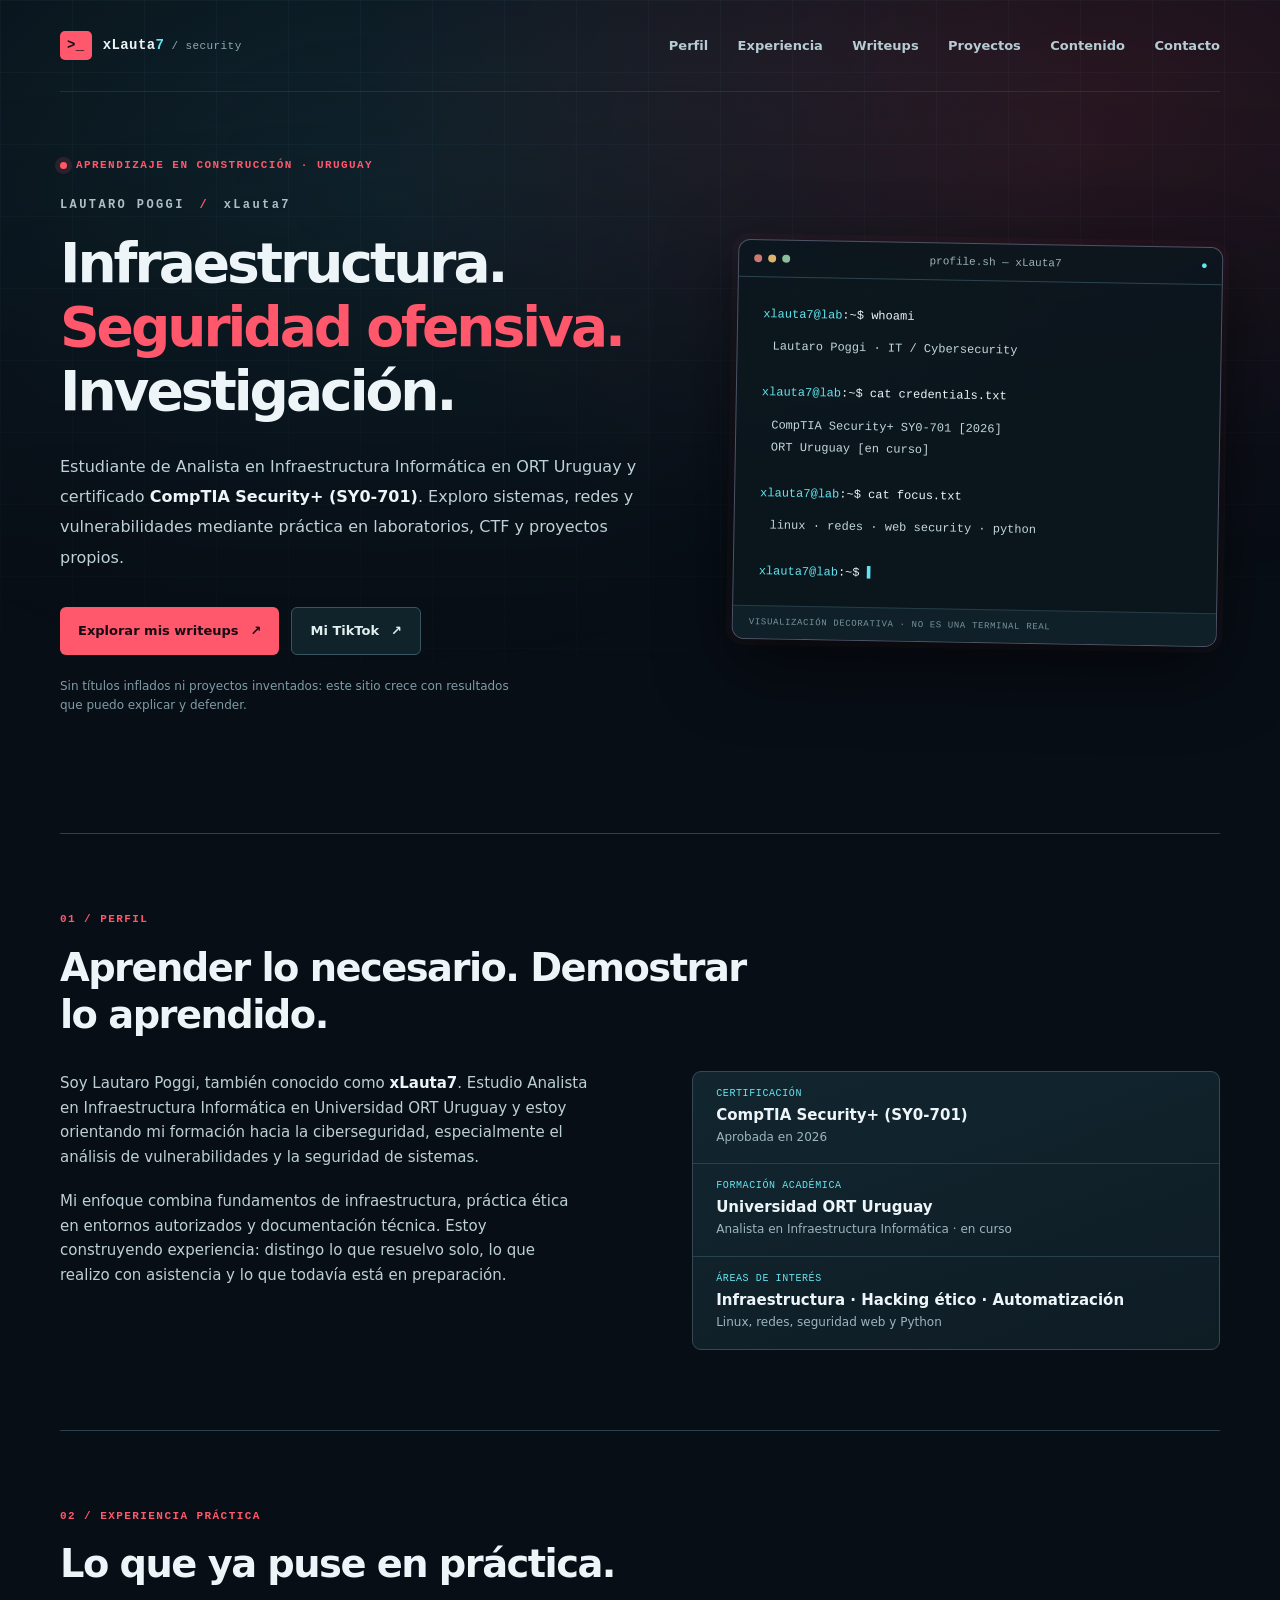
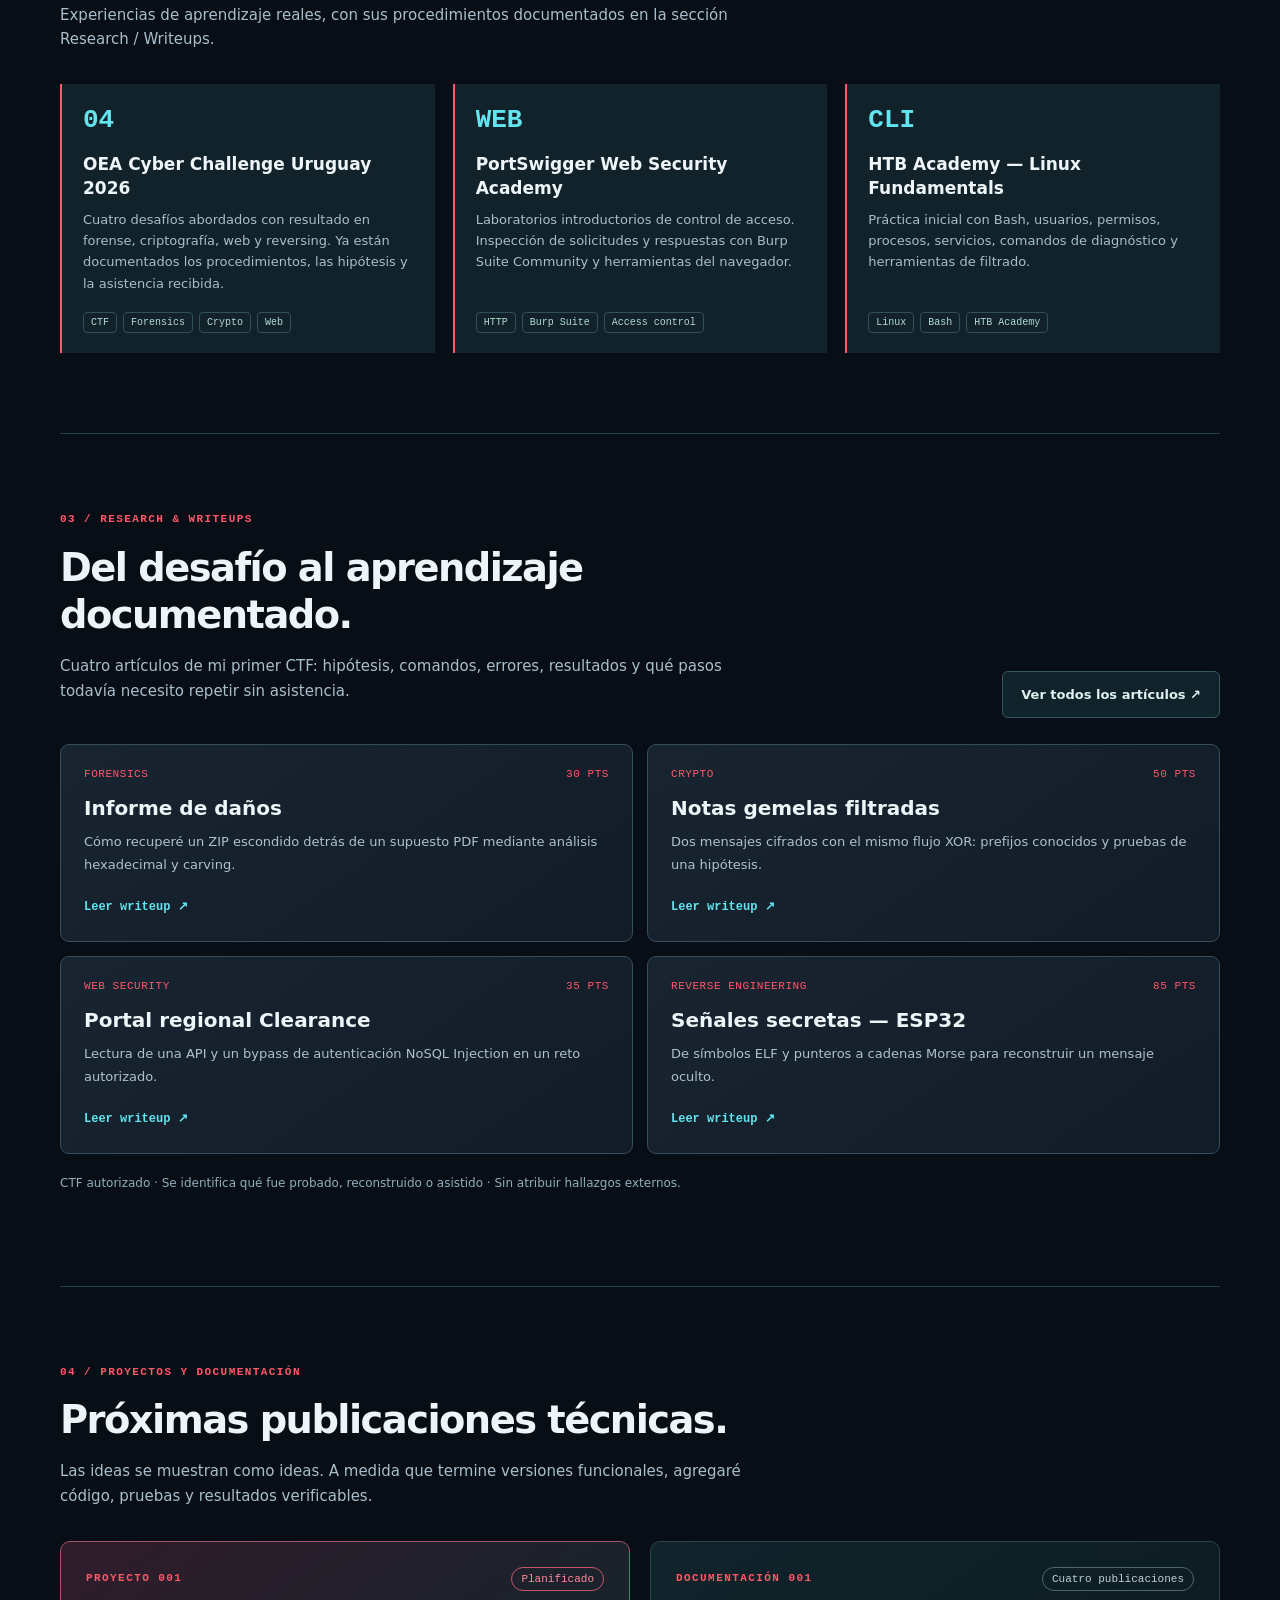
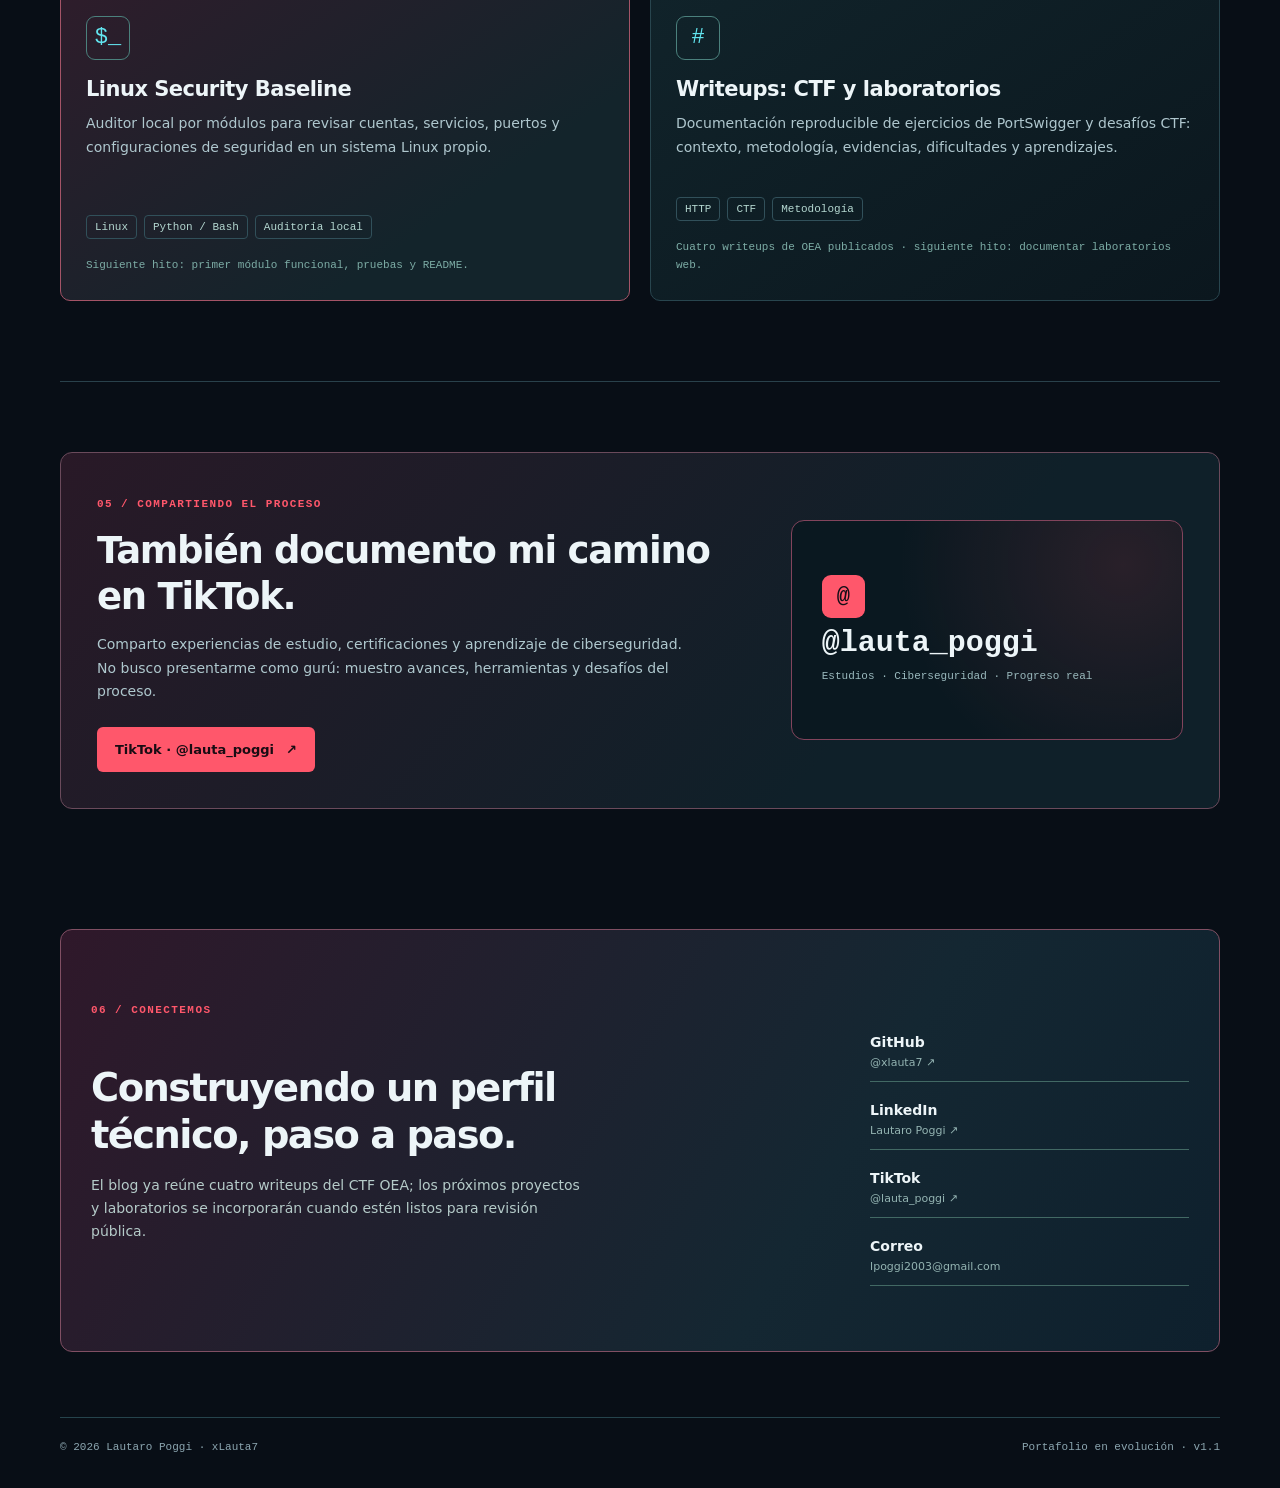
<file: index.html>
<!doctype html>
<html lang="es">
<head>
  <meta charset="utf-8">
  <meta name="viewport" content="width=device-width, initial-scale=1">
  <meta name="color-scheme" content="dark">
  <meta name="theme-color" content="#071017">
  <meta name="description" content="Lautaro Poggi (xLauta7). Infraestructura informática, CompTIA Security+ y práctica en ciberseguridad. CTF, HTB Academy, PortSwigger y proyectos propios.">
  <meta property="og:type" content="website">
  <meta property="og:title" content="xLauta7 | Lautaro Poggi — Ciberseguridad e infraestructura">
  <meta property="og:description" content="Laboratorios, CTF, formación y proyectos técnicos. Un portafolio que crece con evidencia real.">
  <title>xLauta7 | Lautaro Poggi — Ciberseguridad</title>
  <link rel="icon" type="image/svg+xml" href="favicon.svg">
  <link rel="stylesheet" href="styles.css">
</head>
<body>
  <a class="skip-link" href="#contenido">Saltar al contenido</a>
  <div class="background-grid" aria-hidden="true"></div>
  <header class="site-header wrap">
    <a href="#inicio" class="logo" aria-label="xLauta7, volver al inicio"><span class="logo-icon">&gt;_</span><span>xLauta<span class="logo-muted">7</span><span class="logo-suffix"> / security</span></span></a>
    <nav aria-label="Navegación principal">
      <a href="#sobre-mi">Perfil</a><a href="#experiencia">Experiencia</a><a href="#writeups">Writeups</a><a href="#proyectos">Proyectos</a><a href="#contenido-publico">Contenido</a><a href="#contacto">Contacto</a>
    </nav>
  </header>
  <main id="contenido">
    <section class="hero wrap" id="inicio" aria-labelledby="hero-title">
      <div class="hero-copy">
        <p class="eyebrow"><span class="status-dot"></span> APRENDIZAJE EN CONSTRUCCIÓN · URUGUAY</p>
        <p class="intro-label">LAUTARO POGGI <span aria-hidden="true">/</span> xLauta7</p>
        <h1 id="hero-title">Infraestructura.<br><span class="accent">Seguridad ofensiva.</span><br>Investigación.</h1>
        <p class="lead">Estudiante de Analista en Infraestructura Informática en ORT Uruguay y certificado <strong>CompTIA Security+ (SY0-701)</strong>. Exploro sistemas, redes y vulnerabilidades mediante práctica en laboratorios, CTF y proyectos propios.</p>
        <div class="actions">
          <a class="button button-primary" href="blog/index.html">Explorar mis writeups <span aria-hidden="true">↗</span></a>
          <a class="button button-secondary" href="https://www.tiktok.com/@lauta_poggi" target="_blank" rel="noopener noreferrer">Mi TikTok <span aria-hidden="true">↗</span></a>
        </div>
        <p class="hero-footnote">Sin títulos inflados ni proyectos inventados: este sitio crece con resultados que puedo explicar y defender.</p>
      </div>
      <div class="terminal" aria-label="Resumen técnico de mi perfil, representación gráfica de una terminal">
        <div class="terminal-bar"><div class="dots" aria-hidden="true"><i></i><i></i><i></i></div><span>profile.sh — xLauta7</span><span class="terminal-mark">●</span></div>
        <div class="terminal-content">
          <p><span class="prompt">xlauta7@lab</span>:~$ whoami</p><p class="terminal-answer">Lautaro Poggi · IT / Cybersecurity</p>
          <p><span class="prompt">xlauta7@lab</span>:~$ cat credentials.txt</p><p class="terminal-answer">CompTIA Security+ SY0-701 [2026]<br>ORT Uruguay [en curso]</p>
          <p><span class="prompt">xlauta7@lab</span>:~$ cat focus.txt</p><p class="terminal-answer">linux · redes · web security · python</p>
          <p><span class="prompt">xlauta7@lab</span>:~$ <span class="cursor" aria-hidden="true">▌</span></p>
        </div>
        <div class="terminal-bottom">VISUALIZACIÓN DECORATIVA · NO ES UNA TERMINAL REAL</div>
      </div>
    </section>
    <section class="section wrap" id="sobre-mi" aria-labelledby="about-title">
      <div class="section-heading"><span class="section-index">01 / PERFIL</span><h2 id="about-title">Aprender lo necesario. Demostrar lo aprendido.</h2></div>
      <div class="about-grid">
        <div>
          <p>Soy Lautaro Poggi, también conocido como <strong>xLauta7</strong>. Estudio Analista en Infraestructura Informática en Universidad ORT Uruguay y estoy orientando mi formación hacia la ciberseguridad, especialmente el análisis de vulnerabilidades y la seguridad de sistemas.</p>
          <p>Mi enfoque combina fundamentos de infraestructura, práctica ética en entornos autorizados y documentación técnica. Estoy construyendo experiencia: distingo lo que resuelvo solo, lo que realizo con asistencia y lo que todavía está en preparación.</p>
        </div>
        <div class="facts" aria-label="Formación y enfoque">
          <div><span>Certificación</span><strong>CompTIA Security+ (SY0-701)</strong><small>Aprobada en 2026</small></div>
          <div><span>Formación académica</span><strong>Universidad ORT Uruguay</strong><small>Analista en Infraestructura Informática · en curso</small></div>
          <div><span>Áreas de interés</span><strong>Infraestructura · Hacking ético · Automatización</strong><small>Linux, redes, seguridad web y Python</small></div>
        </div>
      </div>
    </section>
    <section class="section wrap" id="experiencia" aria-labelledby="experience-title">
      <div class="section-heading"><span class="section-index">02 / EXPERIENCIA PRÁCTICA</span><h2 id="experience-title">Lo que ya puse en práctica.</h2><p>Experiencias de aprendizaje reales, con sus procedimientos documentados en la sección Research / Writeups.</p></div>
      <div class="experience-grid">
        <article class="experience-item">
          <span class="experience-number">04</span><h3>OEA Cyber Challenge Uruguay 2026</h3>
          <p>Cuatro desafíos abordados con resultado en forense, criptografía, web y reversing. Ya están documentados los procedimientos, las hipótesis y la asistencia recibida.</p>
          <div class="mini-tags"><span>CTF</span><span>Forensics</span><span>Crypto</span><span>Web</span></div>
        </article>
        <article class="experience-item">
          <span class="experience-number">WEB</span><h3>PortSwigger Web Security Academy</h3>
          <p>Laboratorios introductorios de control de acceso. Inspección de solicitudes y respuestas con Burp Suite Community y herramientas del navegador.</p>
          <div class="mini-tags"><span>HTTP</span><span>Burp Suite</span><span>Access control</span></div>
        </article>
        <article class="experience-item">
          <span class="experience-number">CLI</span><h3>HTB Academy — Linux Fundamentals</h3>
          <p>Práctica inicial con Bash, usuarios, permisos, procesos, servicios, comandos de diagnóstico y herramientas de filtrado.</p>
          <div class="mini-tags"><span>Linux</span><span>Bash</span><span>HTB Academy</span></div>
        </article>
      </div>
    </section>
    <section class="section wrap" id="writeups" aria-labelledby="writeups-title">
      <div class="research-intro">
        <div class="section-heading"><span class="section-index">03 / RESEARCH &amp; WRITEUPS</span><h2 id="writeups-title">Del desafío al aprendizaje documentado.</h2><p>Cuatro artículos de mi primer CTF: hipótesis, comandos, errores, resultados y qué pasos todavía necesito repetir sin asistencia.</p></div>
        <a class="button button-secondary" href="blog/index.html">Ver todos los artículos ↗</a>
      </div>
      <div class="research-grid">
        <a class="research-tile" href="blog/informe-de-danos.html"><div class="research-meta"><span>FORENSICS</span><span>30 PTS</span></div><h3>Informe de daños</h3><p>Cómo recuperé un ZIP escondido detrás de un supuesto PDF mediante análisis hexadecimal y carving.</p><span class="research-link">Leer writeup ↗</span></a>
        <a class="research-tile" href="blog/notas-gemelas-filtradas.html"><div class="research-meta"><span>CRYPTO</span><span>50 PTS</span></div><h3>Notas gemelas filtradas</h3><p>Dos mensajes cifrados con el mismo flujo XOR: prefijos conocidos y pruebas de una hipótesis.</p><span class="research-link">Leer writeup ↗</span></a>
        <a class="research-tile" href="blog/portal-regional-clearance.html"><div class="research-meta"><span>WEB SECURITY</span><span>35 PTS</span></div><h3>Portal regional Clearance</h3><p>Lectura de una API y un bypass de autenticación NoSQL Injection en un reto autorizado.</p><span class="research-link">Leer writeup ↗</span></a>
        <a class="research-tile" href="blog/senales-secretas-esp32.html"><div class="research-meta"><span>REVERSE ENGINEERING</span><span>85 PTS</span></div><h3>Señales secretas — ESP32</h3><p>De símbolos ELF y punteros a cadenas Morse para reconstruir un mensaje oculto.</p><span class="research-link">Leer writeup ↗</span></a>
      </div>
      <p class="research-aside">CTF autorizado · Se identifica qué fue probado, reconstruido o asistido · Sin atribuir hallazgos externos.</p>
    </section>
    <section class="section wrap" id="proyectos" aria-labelledby="projects-title">
      <div class="section-heading"><span class="section-index">04 / PROYECTOS Y DOCUMENTACIÓN</span><h2 id="projects-title">Próximas publicaciones técnicas.</h2><p>Las ideas se muestran como ideas. A medida que termine versiones funcionales, agregaré código, pruebas y resultados verificables.</p></div>
      <div class="project-grid">
        <article class="project-card featured">
          <div class="card-top"><span class="card-id">PROYECTO 001</span><span class="pill pill-progress">Planificado</span></div>
          <div class="project-icon" aria-hidden="true">$_</div>
          <h3>Linux Security Baseline</h3>
          <p>Auditor local por módulos para revisar cuentas, servicios, puertos y configuraciones de seguridad en un sistema Linux propio.</p>
          <div class="chips"><span>Linux</span><span>Python / Bash</span><span>Auditoría local</span></div>
          <p class="card-note">Siguiente hito: primer módulo funcional, pruebas y README.</p>
        </article>
        <article class="project-card">
          <div class="card-top"><span class="card-id">DOCUMENTACIÓN 001</span><span class="pill">Cuatro publicaciones</span></div>
          <div class="project-icon" aria-hidden="true">#</div>
          <h3>Writeups: CTF y laboratorios</h3>
          <p>Documentación reproducible de ejercicios de PortSwigger y desafíos CTF: contexto, metodología, evidencias, dificultades y aprendizajes.</p>
          <div class="chips"><span>HTTP</span><span>CTF</span><span>Metodología</span></div>
          <p class="card-note">Cuatro writeups de OEA publicados · siguiente hito: documentar laboratorios web.</p>
        </article>
      </div>
    </section>
    <section class="section wrap" id="contenido-publico" aria-labelledby="content-title">
      <div class="content-panel">
        <div><span class="section-index">05 / COMPARTIENDO EL PROCESO</span><h2 id="content-title">También documento mi camino en TikTok.</h2><p>Comparto experiencias de estudio, certificaciones y aprendizaje de ciberseguridad. No busco presentarme como gurú: muestro avances, herramientas y desafíos del proceso.</p><a class="button button-primary" href="https://www.tiktok.com/@lauta_poggi" target="_blank" rel="noopener noreferrer">TikTok · @lauta_poggi <span aria-hidden="true">↗</span></a></div>
        <div class="content-handle" aria-label="Usuario de TikTok"><span class="handle-icon" aria-hidden="true">@</span><strong>@lauta_poggi</strong><span>Estudios · Ciberseguridad · Progreso real</span></div>
      </div>
    </section>
    <section class="contact-section wrap" id="contacto" aria-labelledby="contact-title">
      <span class="section-index">06 / CONECTEMOS</span>
      <div class="contact-inner">
        <div><h2 id="contact-title">Construyendo un perfil técnico, paso a paso.</h2><p>El blog ya reúne cuatro writeups del CTF OEA; los próximos proyectos y laboratorios se incorporarán cuando estén listos para revisión pública.</p></div>
        <div class="contact-links" aria-label="Enlaces y canales">
          <a href="https://github.com/xlauta7" target="_blank" rel="noopener noreferrer">GitHub <small>@xlauta7 ↗</small></a>
          <a href="https://www.linkedin.com/in/lautaro-poggi-4075b335a" target="_blank" rel="noopener noreferrer">LinkedIn <small>Lautaro Poggi ↗</small></a>
          <a href="https://www.tiktok.com/@lauta_poggi" target="_blank" rel="noopener noreferrer">TikTok <small>@lauta_poggi ↗</small></a>
          <a href="mailto:lpoggi2003@gmail.com">Correo <small>lpoggi2003@gmail.com</small></a>
        </div>
      </div>
    </section>
  </main>
  <footer class="wrap site-footer"><span>© <span id="year">2026</span> Lautaro Poggi · xLauta7</span><span>Portafolio en evolución · v1.1</span></footer>
  <script src="script.js" defer></script>
</body>
</html>
</file>
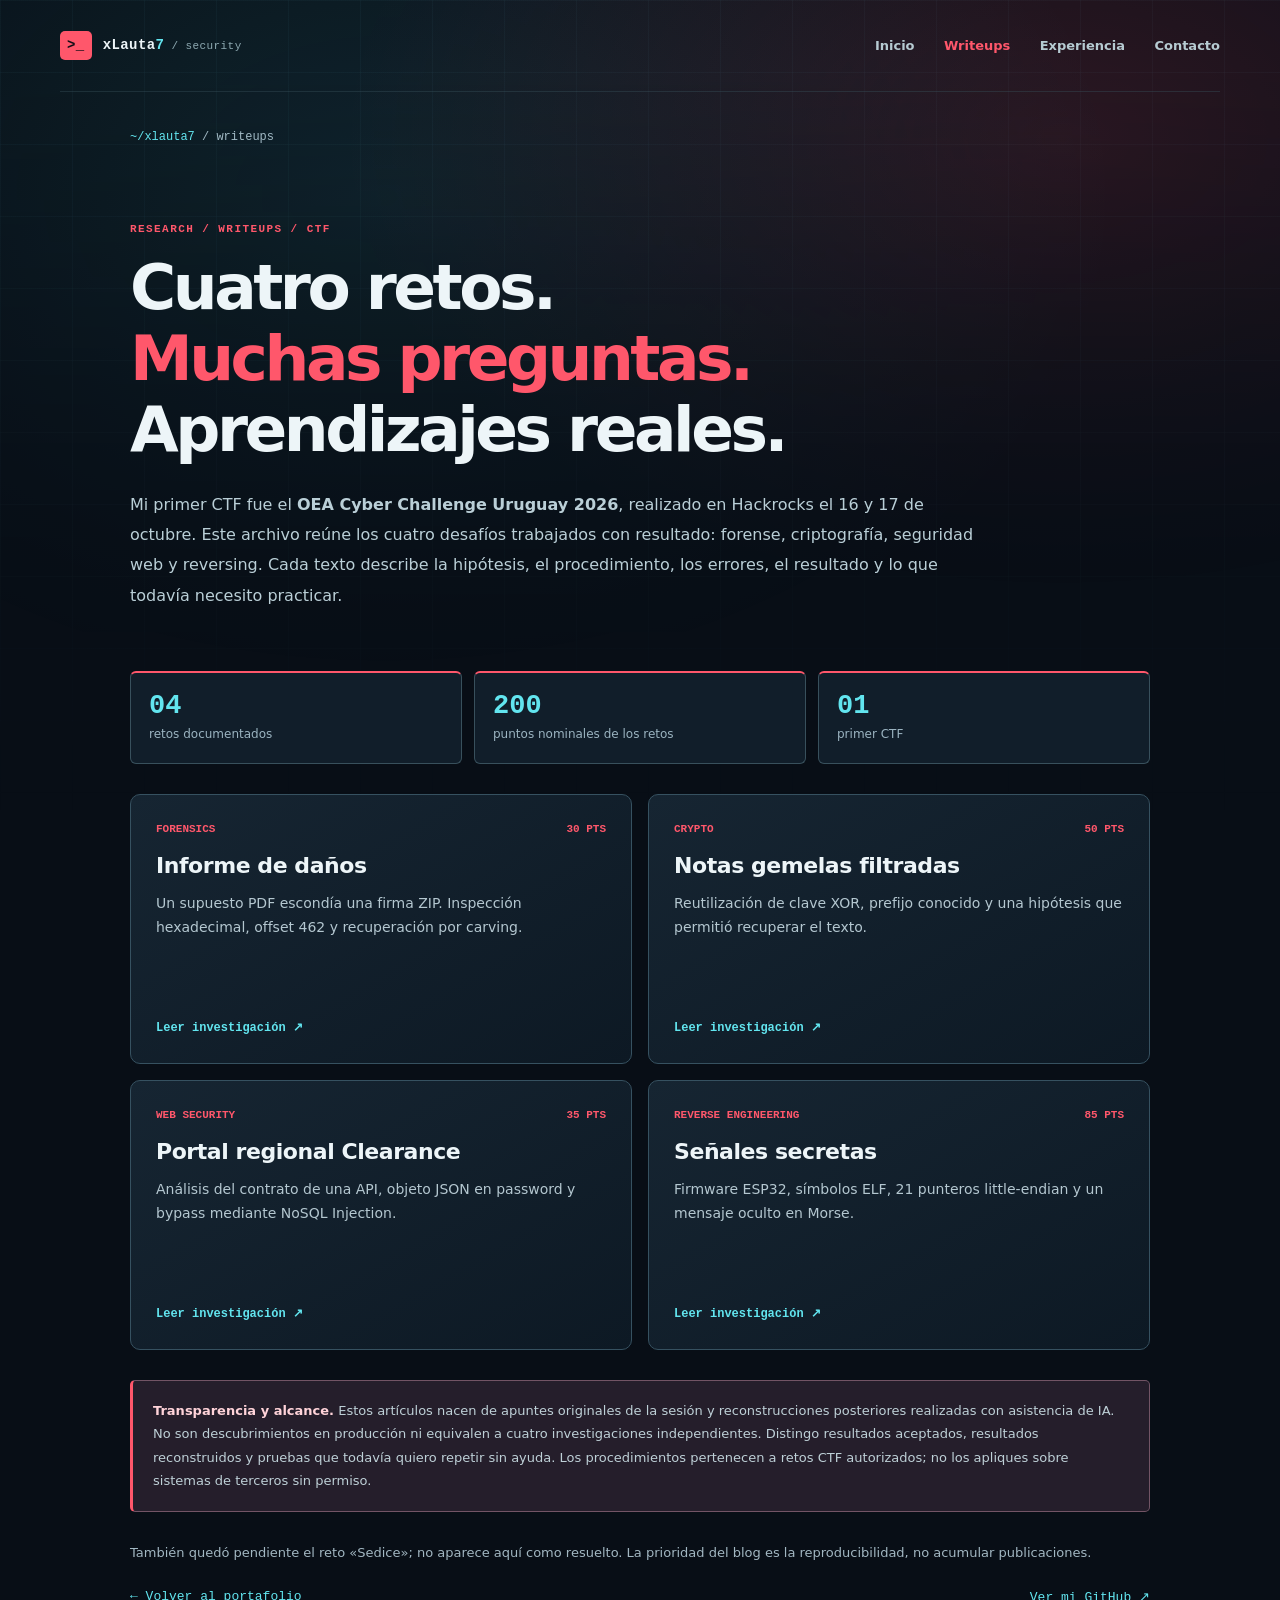
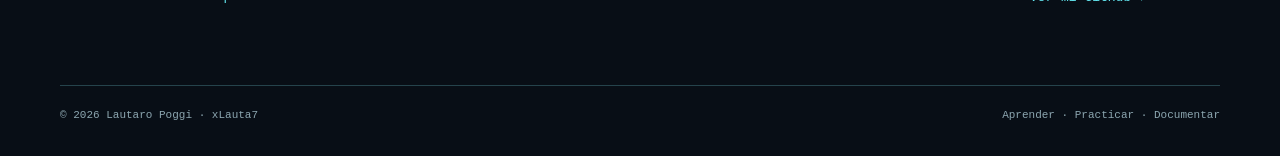
<file: blog/index.html>
<!doctype html>
<html lang="es">
<head><meta charset="utf-8"><meta name="viewport" content="width=device-width,initial-scale=1"><meta name="color-scheme" content="dark"><meta name="theme-color" content="#0a1018">
<meta name="description" content="Cuatro writeups de xLauta7 sobre OEA Cyber Challenge Uruguay 2026: forensics, criptografía, NoSQL Injection y reversing ESP32.">
<title>Writeups y Research | xLauta7</title><link rel="icon" type="image/svg+xml" href="../favicon.svg"><link rel="stylesheet" href="../styles.css"></head>
<body><a class="skip-link" href="#contenido">Saltar al contenido</a><div class="background-grid" aria-hidden="true"></div>
<header class="site-header wrap"><a class="logo" href="../index.html"><span class="logo-icon">&gt;_</span><span>xLauta<span class="logo-muted">7</span><span class="logo-suffix"> / security</span></span></a><nav aria-label="Navegación principal"><a href="../index.html">Inicio</a><a href="index.html" aria-current="page">Writeups</a><a href="../index.html#experiencia">Experiencia</a><a href="../index.html#contacto">Contacto</a></nav></header>
<main id="contenido" class="blog-wrap">
<p class="blog-breadcrumb"><a href="../index.html">~/xlauta7</a> / writeups</p>
<header class="blog-intro"><p class="section-index">RESEARCH / WRITEUPS / CTF</p><h1>Cuatro retos.<br><span class="accent">Muchas preguntas.</span><br>Aprendizajes reales.</h1>
<p>Mi primer CTF fue el <strong>OEA Cyber Challenge Uruguay 2026</strong>, realizado en Hackrocks el 16 y 17 de octubre. Este archivo reúne los cuatro desafíos trabajados con resultado: forense, criptografía, seguridad web y reversing. Cada texto describe la hipótesis, el procedimiento, los errores, el resultado y lo que todavía necesito practicar.</p></header>
<div class="blog-summary"><div><strong>04</strong><span>retos documentados</span></div><div><strong>200</strong><span>puntos nominales de los retos</span></div><div><strong>01</strong><span>primer CTF</span></div></div>
<section class="blog-list" aria-label="Artículos técnicos"><a class="blog-card" href="informe-de-danos.html"><div class="blog-card-head"><span>FORENSICS</span><span>30 PTS</span></div><h2>Informe de daños</h2><p>Un supuesto PDF escondía una firma ZIP. Inspección hexadecimal, offset 462 y recuperación por carving.</p><span class="blog-read">Leer investigación <span aria-hidden="true">↗</span></span></a>
<a class="blog-card" href="notas-gemelas-filtradas.html"><div class="blog-card-head"><span>CRYPTO</span><span>50 PTS</span></div><h2>Notas gemelas filtradas</h2><p>Reutilización de clave XOR, prefijo conocido y una hipótesis que permitió recuperar el texto.</p><span class="blog-read">Leer investigación <span aria-hidden="true">↗</span></span></a>
<a class="blog-card" href="portal-regional-clearance.html"><div class="blog-card-head"><span>WEB SECURITY</span><span>35 PTS</span></div><h2>Portal regional Clearance</h2><p>Análisis del contrato de una API, objeto JSON en password y bypass mediante NoSQL Injection.</p><span class="blog-read">Leer investigación <span aria-hidden="true">↗</span></span></a>
<a class="blog-card" href="senales-secretas-esp32.html"><div class="blog-card-head"><span>REVERSE ENGINEERING</span><span>85 PTS</span></div><h2>Señales secretas</h2><p>Firmware ESP32, símbolos ELF, 21 punteros little-endian y un mensaje oculto en Morse.</p><span class="blog-read">Leer investigación <span aria-hidden="true">↗</span></span></a></section>
<aside class="article-notice"><strong>Transparencia y alcance.</strong> Estos artículos nacen de apuntes originales de la sesión y reconstrucciones posteriores realizadas con asistencia de IA. No son descubrimientos en producción ni equivalen a cuatro investigaciones independientes. Distingo resultados aceptados, resultados reconstruidos y pruebas que todavía quiero repetir sin ayuda. Los procedimientos pertenecen a retos CTF autorizados; no los apliques sobre sistemas de terceros sin permiso.</aside>
<p class="blog-footnote">También quedó pendiente el reto «Sedice»; no aparece aquí como resuelto. La prioridad del blog es la reproducibilidad, no acumular publicaciones.</p>
<div class="blog-end"><a href="../index.html">← Volver al portafolio</a><a href="https://github.com/xlauta7" target="_blank" rel="noopener noreferrer">Ver mi GitHub ↗</a></div>
</main><footer class="wrap site-footer"><span>© <span id="year">2026</span> Lautaro Poggi · xLauta7</span><span>Aprender · Practicar · Documentar</span></footer><script src="../script.js" defer></script></body></html>
</file>
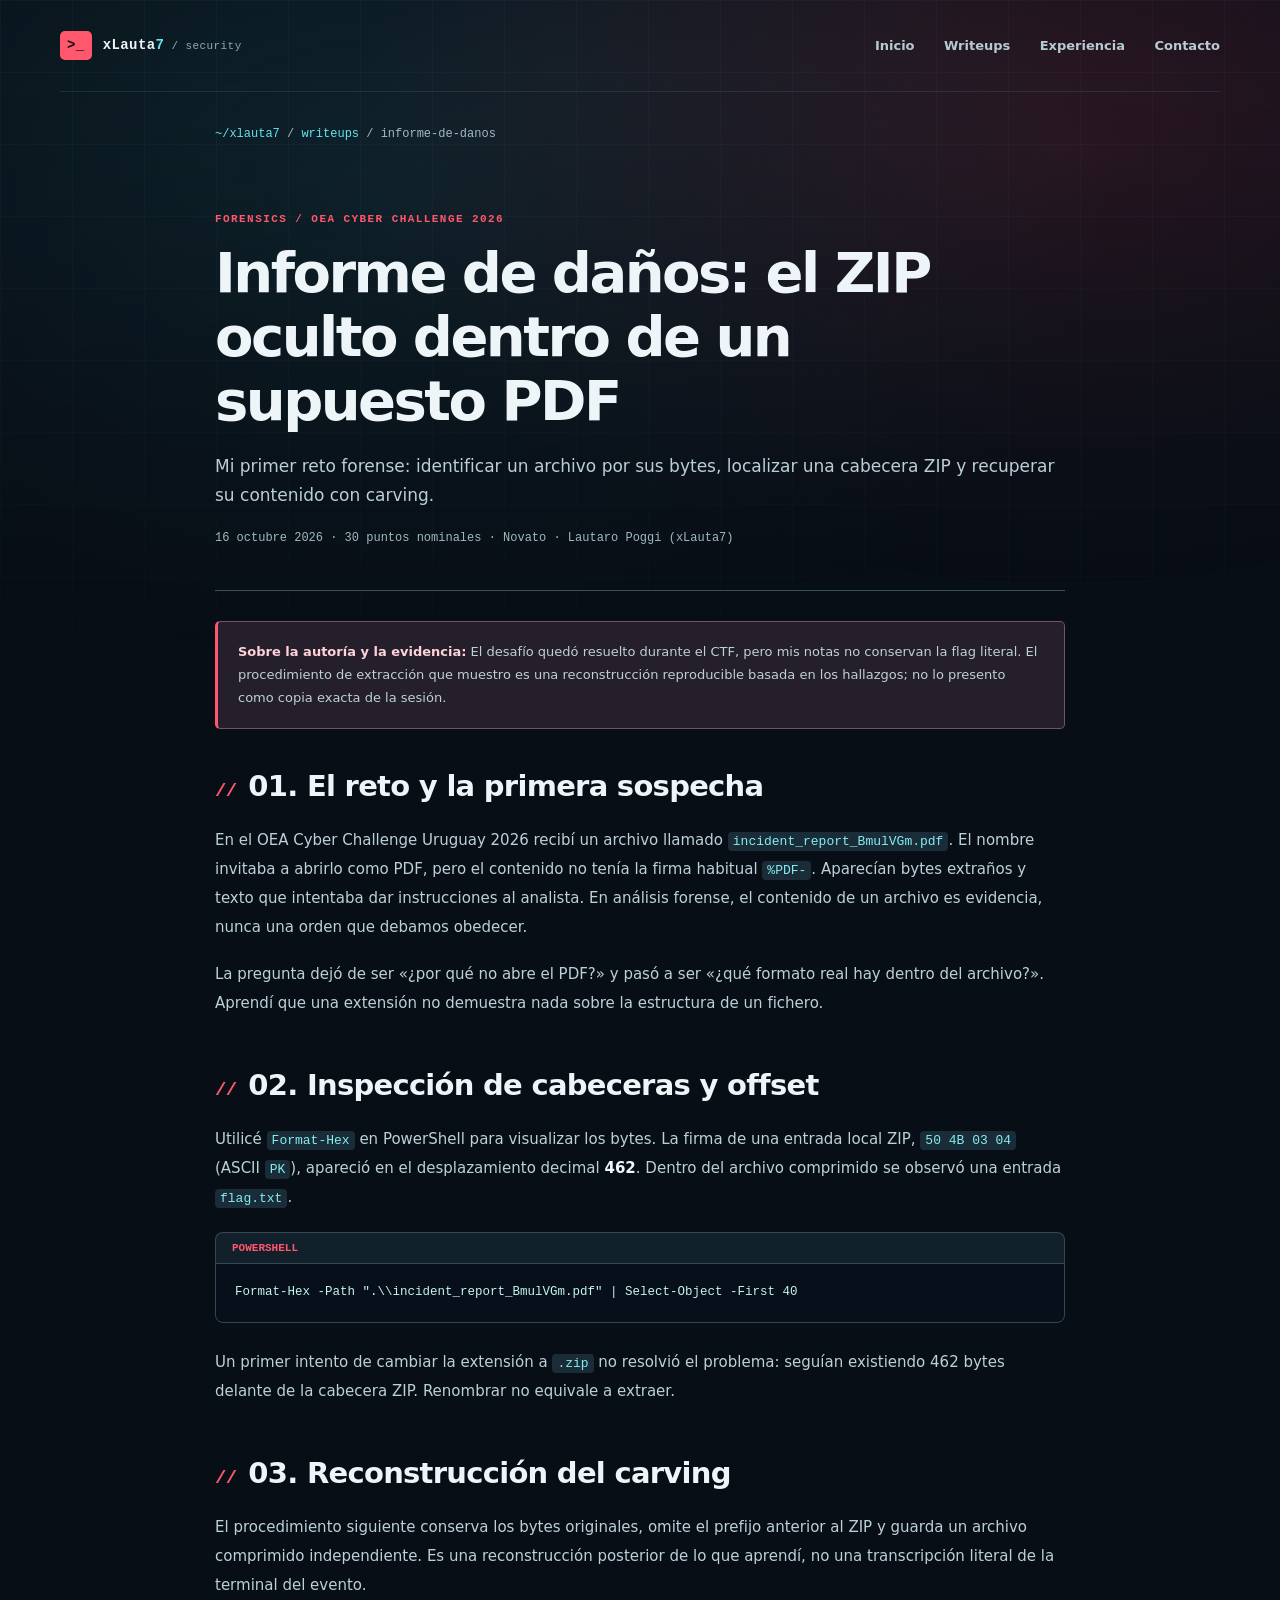
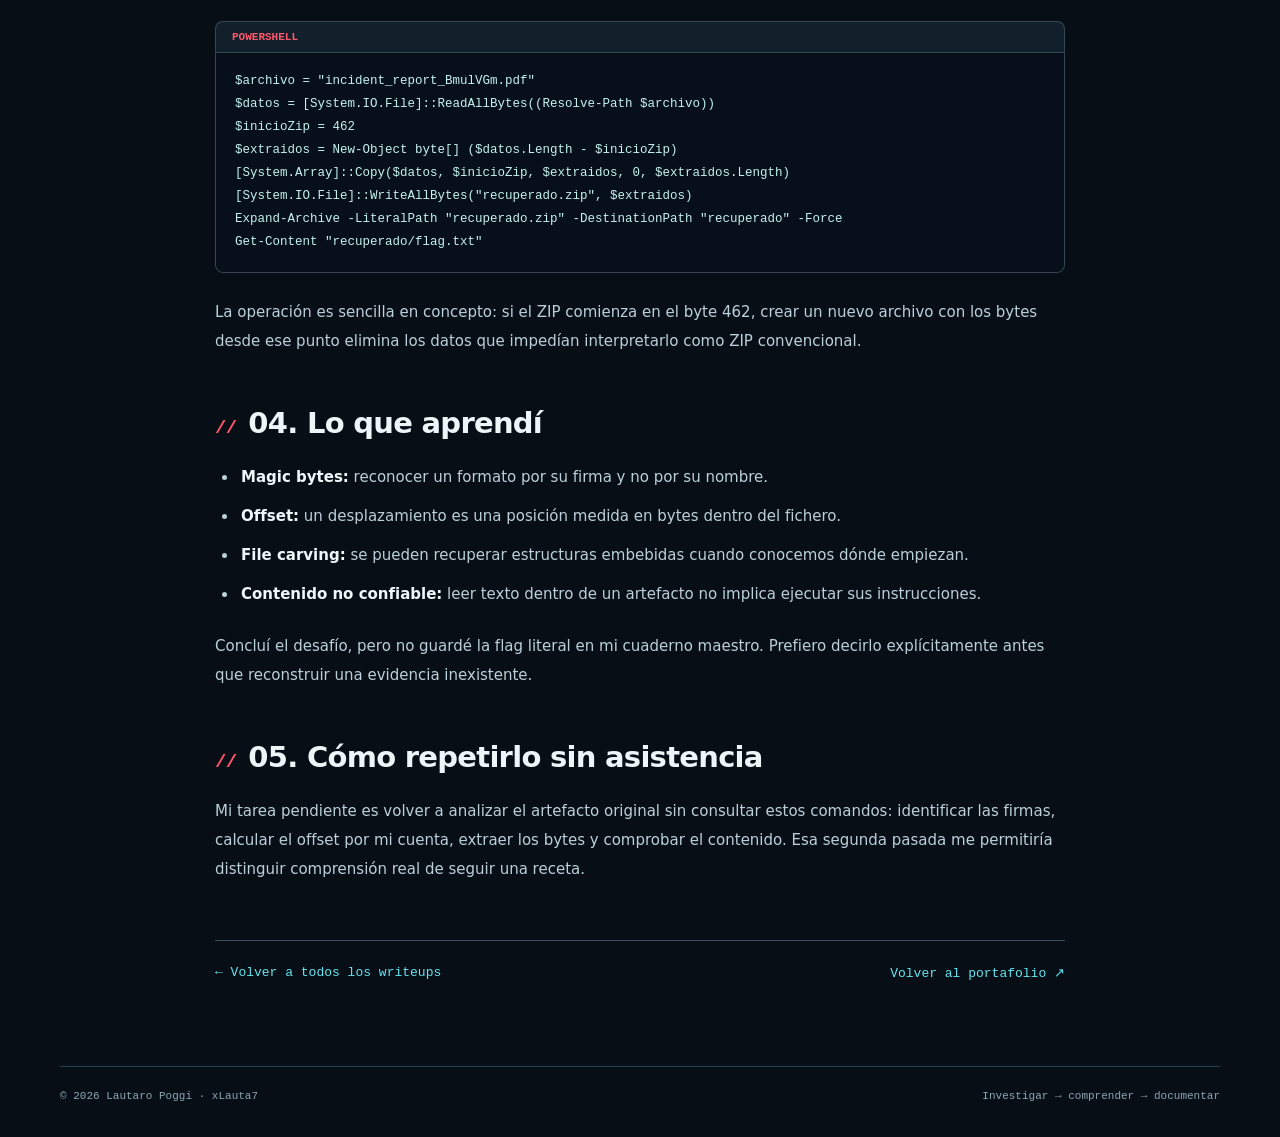
<file: blog/informe-de-danos.html>
<!doctype html>
<html lang="es"><head><meta charset="utf-8"><meta name="viewport" content="width=device-width,initial-scale=1"><meta name="color-scheme" content="dark"><meta name="theme-color" content="#0a1018"><meta name="description" content="Mi primer reto forense: identificar un archivo por sus bytes, localizar una cabecera ZIP y recuperar su contenido con carving."><title>Informe de daños: el ZIP oculto dentro de un supuesto PDF | xLauta7</title><link rel="icon" type="image/svg+xml" href="../favicon.svg"><link rel="stylesheet" href="../styles.css"></head>
<body><a class="skip-link" href="#contenido">Saltar al contenido</a><div class="background-grid" aria-hidden="true"></div>
<header class="site-header wrap"><a class="logo" href="../index.html"><span class="logo-icon">&gt;_</span><span>xLauta<span class="logo-muted">7</span><span class="logo-suffix"> / security</span></span></a><nav aria-label="Navegación principal"><a href="../index.html">Inicio</a><a href="index.html">Writeups</a><a href="../index.html#experiencia">Experiencia</a><a href="../index.html#contacto">Contacto</a></nav></header>
<main id="contenido"><article class="article-layout"><p class="blog-breadcrumb"><a href="../index.html">~/xlauta7</a> / <a href="index.html">writeups</a> / informe-de-danos</p>
<header class="article-header"><p class="section-index">FORENSICS / OEA CYBER CHALLENGE 2026</p><h1>Informe de daños: el ZIP oculto dentro de un supuesto PDF</h1><p class="article-deck">Mi primer reto forense: identificar un archivo por sus bytes, localizar una cabecera ZIP y recuperar su contenido con carving.</p><p class="blog-meta">16 octubre 2026 · 30 puntos nominales · Novato · Lautaro Poggi (xLauta7)</p></header>
<div class="article-notice"><strong>Sobre la autoría y la evidencia:</strong> El desafío quedó resuelto durante el CTF, pero mis notas no conservan la flag literal. El procedimiento de extracción que muestro es una reconstrucción reproducible basada en los hallazgos; no lo presento como copia exacta de la sesión.</div><div class="article-content"><section id="contexto"><h2>01. El reto y la primera sospecha</h2><p>En el OEA Cyber Challenge Uruguay 2026 recibí un archivo llamado <code>incident_report_BmulVGm.pdf</code>. El nombre invitaba a abrirlo como PDF, pero el contenido no tenía la firma habitual <code>%PDF-</code>. Aparecían bytes extraños y texto que intentaba dar instrucciones al analista. En análisis forense, el contenido de un archivo es evidencia, nunca una orden que debamos obedecer.</p><p>La pregunta dejó de ser «¿por qué no abre el PDF?» y pasó a ser «¿qué formato real hay dentro del archivo?». Aprendí que una extensión no demuestra nada sobre la estructura de un fichero.</p></section><section id="analisis"><h2>02. Inspección de cabeceras y offset</h2><p>Utilicé <code>Format-Hex</code> en PowerShell para visualizar los bytes. La firma de una entrada local ZIP, <code>50 4B 03 04</code> (ASCII <code>PK</code>), apareció en el desplazamiento decimal <strong>462</strong>. Dentro del archivo comprimido se observó una entrada <code>flag.txt</code>.</p><div class="code-label">powershell</div><pre><code>Format-Hex -Path ".\\incident_report_BmulVGm.pdf" | Select-Object -First 40</code></pre><p>Un primer intento de cambiar la extensión a <code>.zip</code> no resolvió el problema: seguían existiendo 462 bytes delante de la cabecera ZIP. Renombrar no equivale a extraer.</p></section><section id="extraccion"><h2>03. Reconstrucción del carving</h2><p>El procedimiento siguiente conserva los bytes originales, omite el prefijo anterior al ZIP y guarda un archivo comprimido independiente. Es una reconstrucción posterior de lo que aprendí, no una transcripción literal de la terminal del evento.</p><div class="code-label">powershell</div><pre><code>$archivo = "incident_report_BmulVGm.pdf"
$datos = [System.IO.File]::ReadAllBytes((Resolve-Path $archivo))
$inicioZip = 462
$extraidos = New-Object byte[] ($datos.Length - $inicioZip)
[System.Array]::Copy($datos, $inicioZip, $extraidos, 0, $extraidos.Length)
[System.IO.File]::WriteAllBytes("recuperado.zip", $extraidos)
Expand-Archive -LiteralPath "recuperado.zip" -DestinationPath "recuperado" -Force
Get-Content "recuperado/flag.txt"</code></pre><p>La operación es sencilla en concepto: si el ZIP comienza en el byte 462, crear un nuevo archivo con los bytes desde ese punto elimina los datos que impedían interpretarlo como ZIP convencional.</p></section><section id="aprendizajes"><h2>04. Lo que aprendí</h2><ul><li><strong>Magic bytes:</strong> reconocer un formato por su firma y no por su nombre.</li><li><strong>Offset:</strong> un desplazamiento es una posición medida en bytes dentro del fichero.</li><li><strong>File carving:</strong> se pueden recuperar estructuras embebidas cuando conocemos dónde empiezan.</li><li><strong>Contenido no confiable:</strong> leer texto dentro de un artefacto no implica ejecutar sus instrucciones.</li></ul><p>Concluí el desafío, pero no guardé la flag literal en mi cuaderno maestro. Prefiero decirlo explícitamente antes que reconstruir una evidencia inexistente.</p></section><section id="repeticion"><h2>05. Cómo repetirlo sin asistencia</h2><p>Mi tarea pendiente es volver a analizar el artefacto original sin consultar estos comandos: identificar las firmas, calcular el offset por mi cuenta, extraer los bytes y comprobar el contenido. Esa segunda pasada me permitiría distinguir comprensión real de seguir una receta.</p></section></div>
<div class="article-end"><a href="index.html">← Volver a todos los writeups</a><a href="../index.html">Volver al portafolio ↗</a></div></article></main><footer class="wrap site-footer"><span>© <span id="year">2026</span> Lautaro Poggi · xLauta7</span><span>Investigar → comprender → documentar</span></footer><script src="../script.js" defer></script></body></html>
</file>
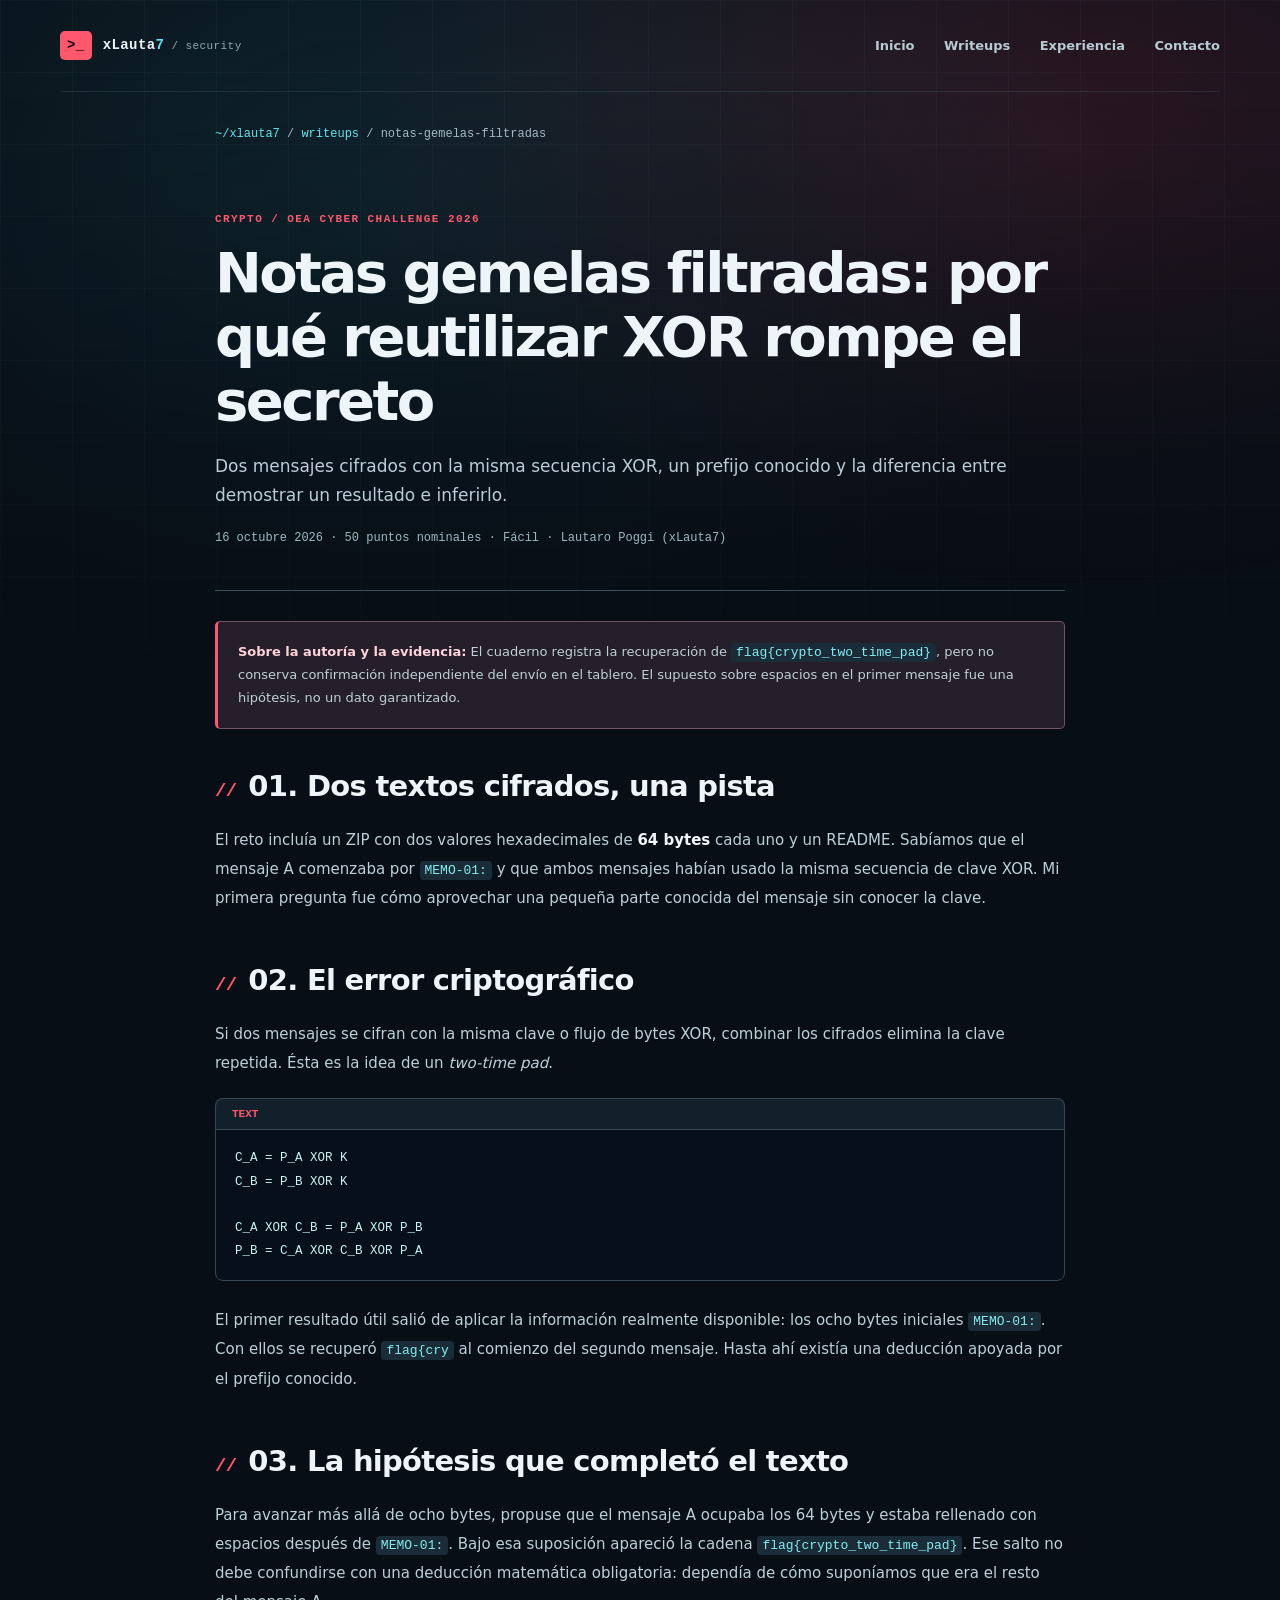
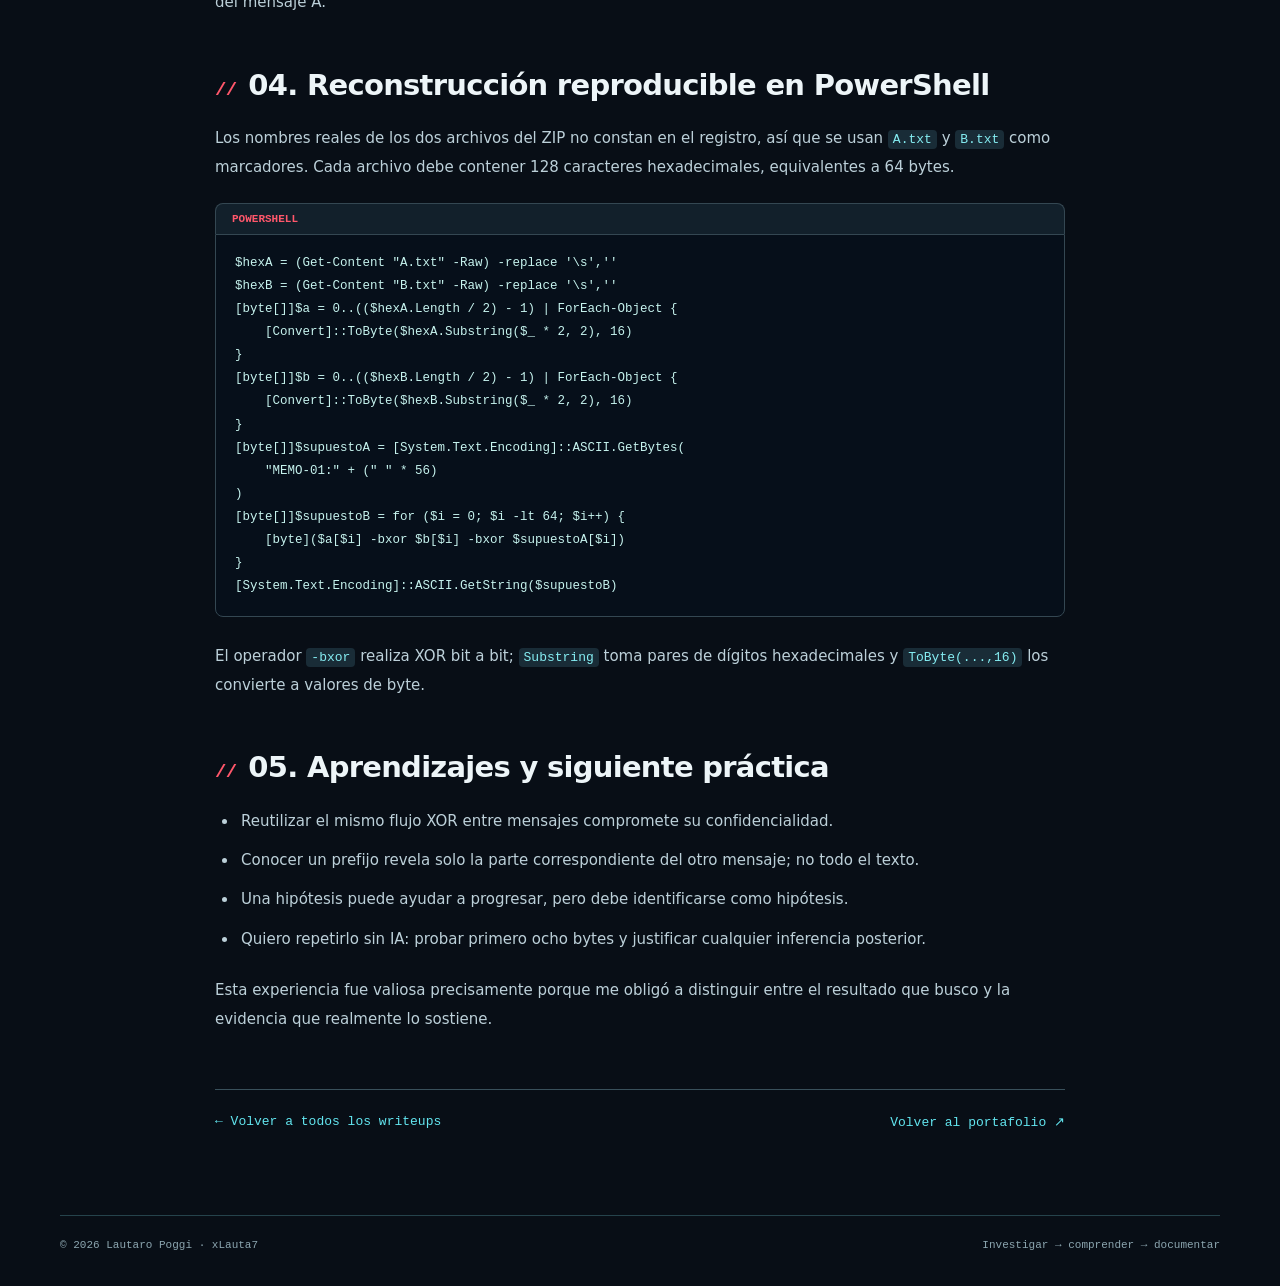
<file: blog/notas-gemelas-filtradas.html>
<!doctype html>
<html lang="es"><head><meta charset="utf-8"><meta name="viewport" content="width=device-width,initial-scale=1"><meta name="color-scheme" content="dark"><meta name="theme-color" content="#0a1018"><meta name="description" content="Dos mensajes cifrados con la misma secuencia XOR, un prefijo conocido y la diferencia entre demostrar un resultado e inferirlo."><title>Notas gemelas filtradas: por qué reutilizar XOR rompe el secreto | xLauta7</title><link rel="icon" type="image/svg+xml" href="../favicon.svg"><link rel="stylesheet" href="../styles.css"></head>
<body><a class="skip-link" href="#contenido">Saltar al contenido</a><div class="background-grid" aria-hidden="true"></div>
<header class="site-header wrap"><a class="logo" href="../index.html"><span class="logo-icon">&gt;_</span><span>xLauta<span class="logo-muted">7</span><span class="logo-suffix"> / security</span></span></a><nav aria-label="Navegación principal"><a href="../index.html">Inicio</a><a href="index.html">Writeups</a><a href="../index.html#experiencia">Experiencia</a><a href="../index.html#contacto">Contacto</a></nav></header>
<main id="contenido"><article class="article-layout"><p class="blog-breadcrumb"><a href="../index.html">~/xlauta7</a> / <a href="index.html">writeups</a> / notas-gemelas-filtradas</p>
<header class="article-header"><p class="section-index">CRYPTO / OEA CYBER CHALLENGE 2026</p><h1>Notas gemelas filtradas: por qué reutilizar XOR rompe el secreto</h1><p class="article-deck">Dos mensajes cifrados con la misma secuencia XOR, un prefijo conocido y la diferencia entre demostrar un resultado e inferirlo.</p><p class="blog-meta">16 octubre 2026 · 50 puntos nominales · Fácil · Lautaro Poggi (xLauta7)</p></header>
<div class="article-notice"><strong>Sobre la autoría y la evidencia:</strong> El cuaderno registra la recuperación de <code>flag{crypto_two_time_pad}</code>, pero no conserva confirmación independiente del envío en el tablero. El supuesto sobre espacios en el primer mensaje fue una hipótesis, no un dato garantizado.</div><div class="article-content"><section id="contexto"><h2>01. Dos textos cifrados, una pista</h2><p>El reto incluía un ZIP con dos valores hexadecimales de <strong>64 bytes</strong> cada uno y un README. Sabíamos que el mensaje A comenzaba por <code>MEMO-01:</code> y que ambos mensajes habían usado la misma secuencia de clave XOR. Mi primera pregunta fue cómo aprovechar una pequeña parte conocida del mensaje sin conocer la clave.</p></section><section id="teoria"><h2>02. El error criptográfico</h2><p>Si dos mensajes se cifran con la misma clave o flujo de bytes XOR, combinar los cifrados elimina la clave repetida. Ésta es la idea de un <em>two-time pad</em>.</p><div class="code-label">text</div><pre><code>C_A = P_A XOR K
C_B = P_B XOR K

C_A XOR C_B = P_A XOR P_B
P_B = C_A XOR C_B XOR P_A</code></pre><p>El primer resultado útil salió de aplicar la información realmente disponible: los ocho bytes iniciales <code>MEMO-01:</code>. Con ellos se recuperó <strong><code>flag{cry</code></strong> al comienzo del segundo mensaje. Hasta ahí existía una deducción apoyada por el prefijo conocido.</p></section><section id="hipotesis"><h2>03. La hipótesis que completó el texto</h2><p>Para avanzar más allá de ocho bytes, propuse que el mensaje A ocupaba los 64 bytes y estaba rellenado con espacios después de <code>MEMO-01:</code>. Bajo esa suposición apareció la cadena <code>flag{crypto_two_time_pad}</code>. Ese salto no debe confundirse con una deducción matemática obligatoria: dependía de cómo suponíamos que era el resto del mensaje A.</p></section><section id="script"><h2>04. Reconstrucción reproducible en PowerShell</h2><p>Los nombres reales de los dos archivos del ZIP no constan en el registro, así que se usan <code>A.txt</code> y <code>B.txt</code> como marcadores. Cada archivo debe contener 128 caracteres hexadecimales, equivalentes a 64 bytes.</p><div class="code-label">powershell</div><pre><code>$hexA = (Get-Content "A.txt" -Raw) -replace '\s',''
$hexB = (Get-Content "B.txt" -Raw) -replace '\s',''
[byte[]]$a = 0..(($hexA.Length / 2) - 1) | ForEach-Object {
    [Convert]::ToByte($hexA.Substring($_ * 2, 2), 16)
}
[byte[]]$b = 0..(($hexB.Length / 2) - 1) | ForEach-Object {
    [Convert]::ToByte($hexB.Substring($_ * 2, 2), 16)
}
[byte[]]$supuestoA = [System.Text.Encoding]::ASCII.GetBytes(
    "MEMO-01:" + (" " * 56)
)
[byte[]]$supuestoB = for ($i = 0; $i -lt 64; $i++) {
    [byte]($a[$i] -bxor $b[$i] -bxor $supuestoA[$i])
}
[System.Text.Encoding]::ASCII.GetString($supuestoB)</code></pre><p>El operador <code>-bxor</code> realiza XOR bit a bit; <code>Substring</code> toma pares de dígitos hexadecimales y <code>ToByte(...,16)</code> los convierte a valores de byte.</p></section><section id="conclusion"><h2>05. Aprendizajes y siguiente práctica</h2><ul><li>Reutilizar el mismo flujo XOR entre mensajes compromete su confidencialidad.</li><li>Conocer un prefijo revela solo la parte correspondiente del otro mensaje; no todo el texto.</li><li>Una hipótesis puede ayudar a progresar, pero debe identificarse como hipótesis.</li><li>Quiero repetirlo sin IA: probar primero ocho bytes y justificar cualquier inferencia posterior.</li></ul><p>Esta experiencia fue valiosa precisamente porque me obligó a distinguir entre el resultado que busco y la evidencia que realmente lo sostiene.</p></section></div>
<div class="article-end"><a href="index.html">← Volver a todos los writeups</a><a href="../index.html">Volver al portafolio ↗</a></div></article></main><footer class="wrap site-footer"><span>© <span id="year">2026</span> Lautaro Poggi · xLauta7</span><span>Investigar → comprender → documentar</span></footer><script src="../script.js" defer></script></body></html>
</file>
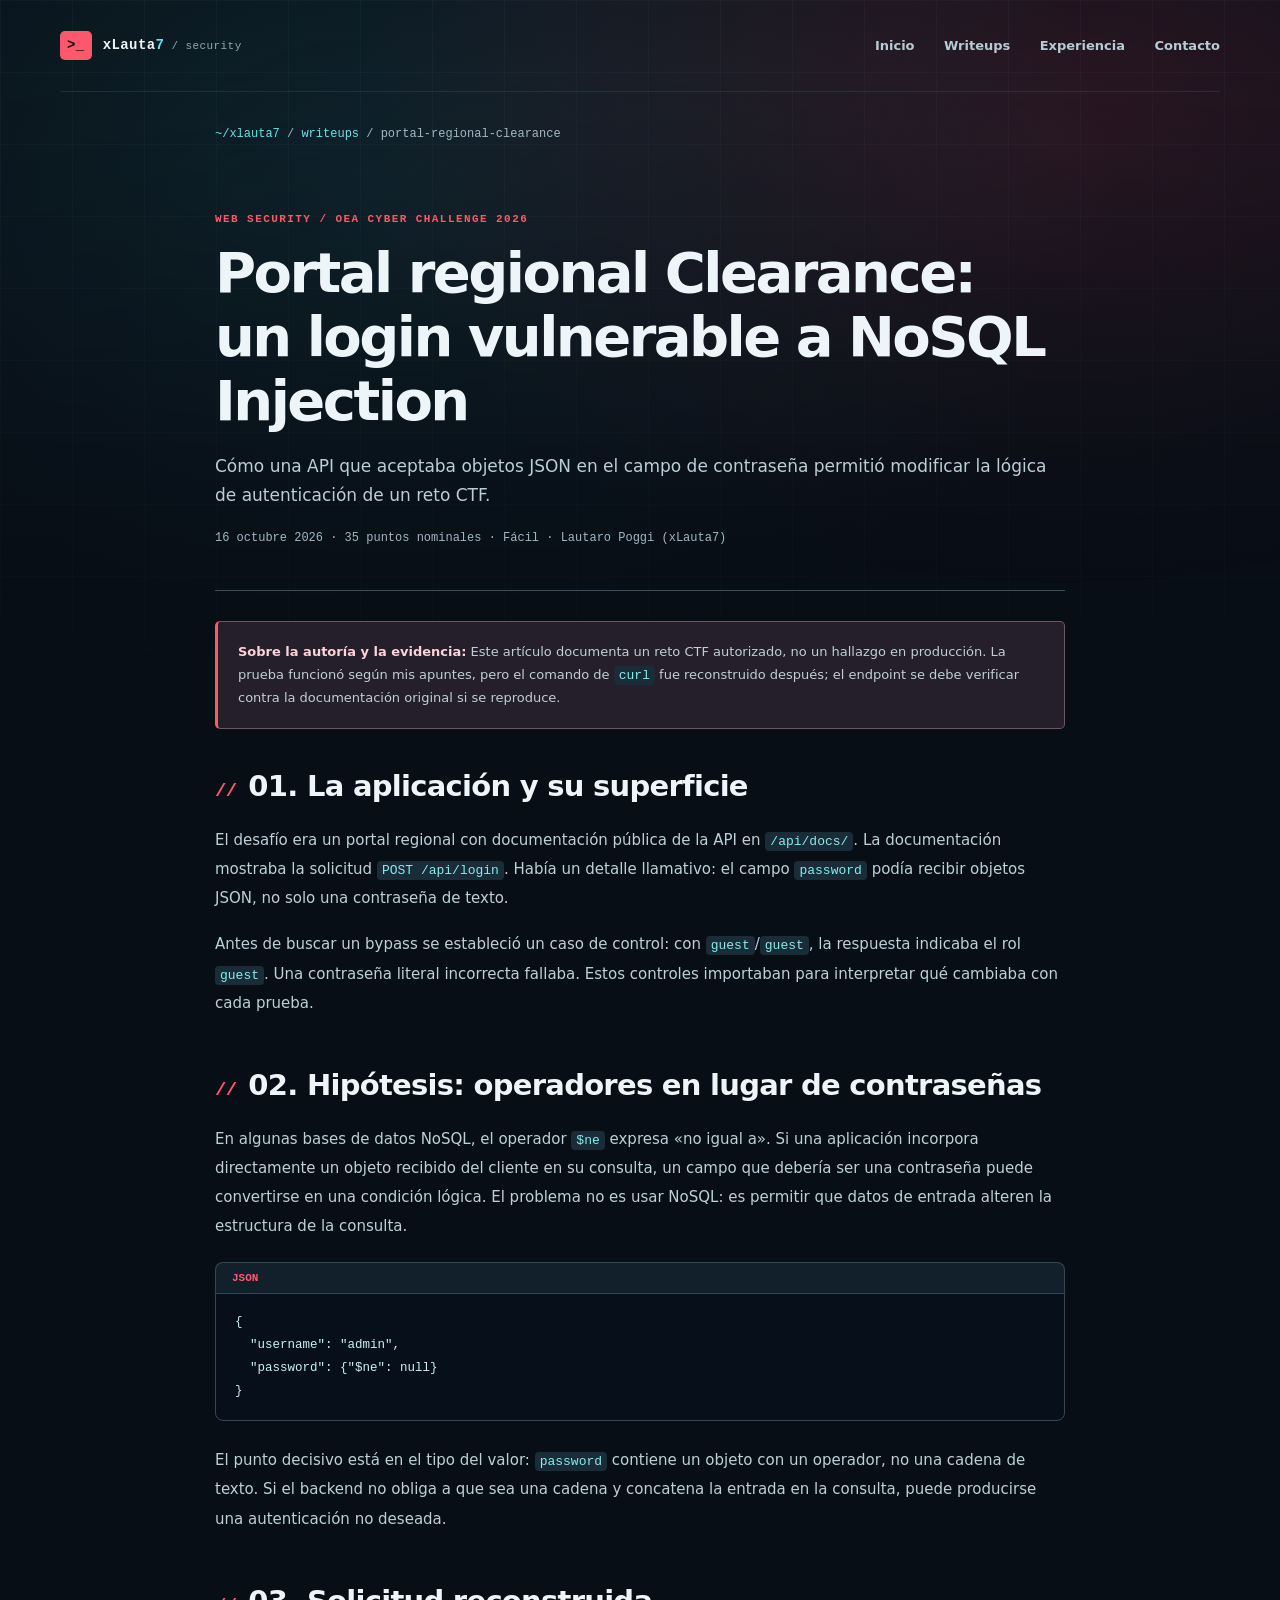
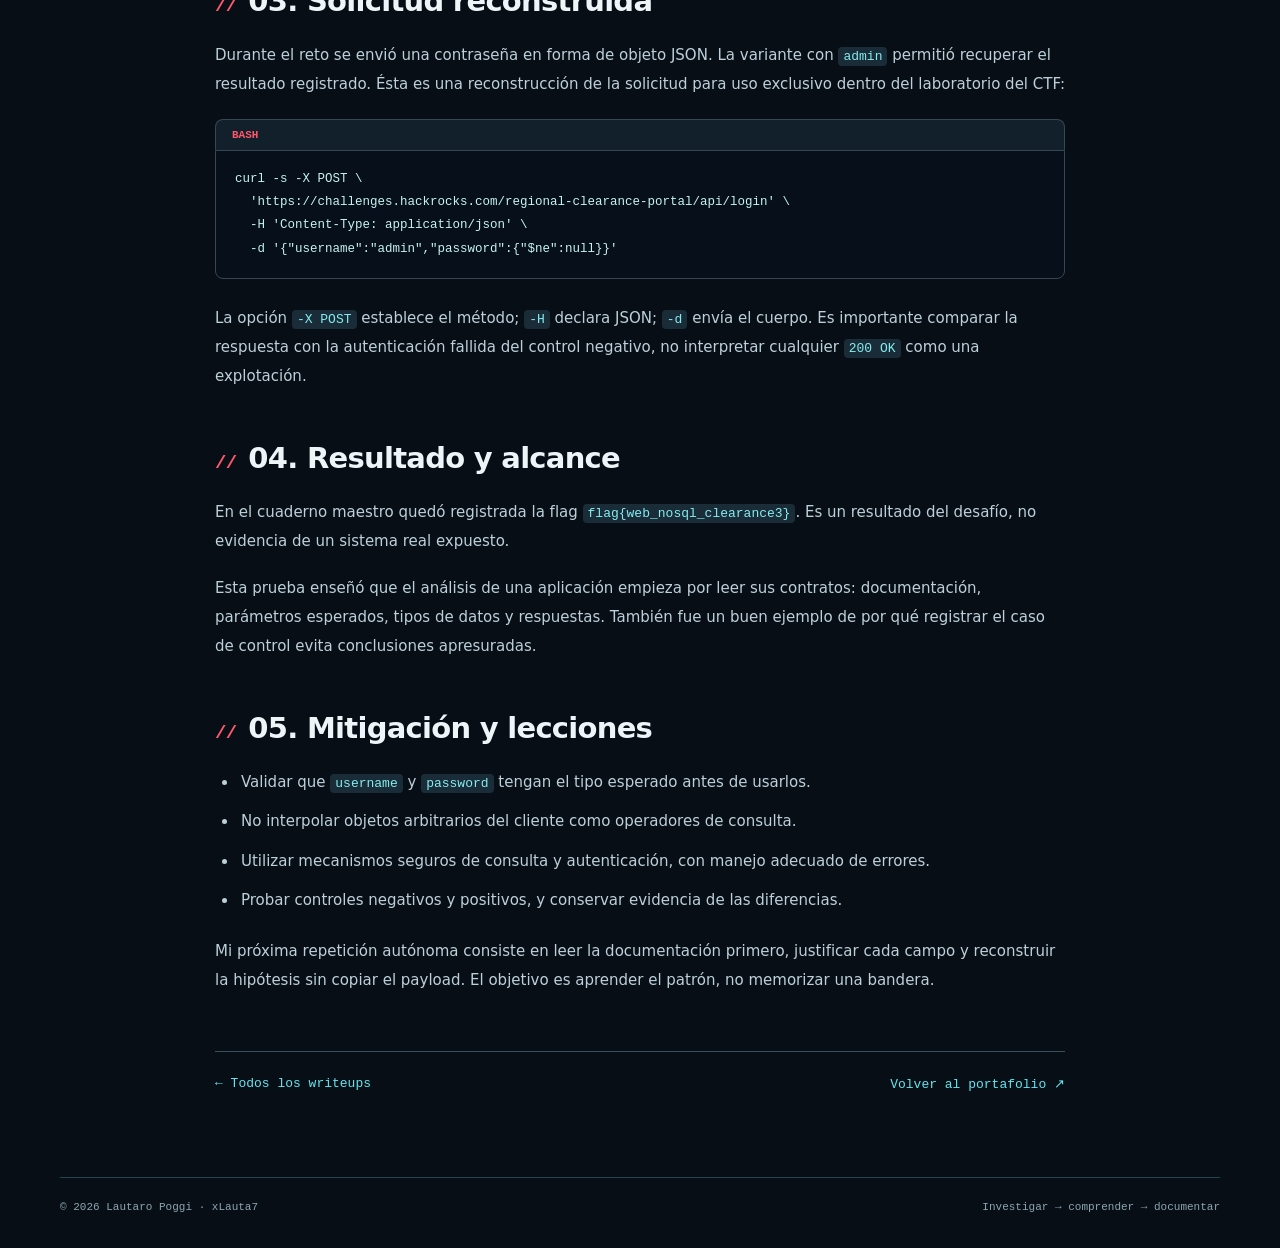
<file: blog/portal-regional-clearance.html>
<!doctype html>
<html lang="es"><head><meta charset="utf-8"><meta name="viewport" content="width=device-width,initial-scale=1"><meta name="color-scheme" content="dark"><meta name="theme-color" content="#0a1018"><meta name="description" content="Cómo una API que aceptaba objetos JSON en el campo de contraseña permitió modificar la lógica de autenticación de un reto CTF."><title>Portal regional Clearance: un login vulnerable a NoSQL Injection | xLauta7</title><link rel="icon" type="image/svg+xml" href="../favicon.svg"><link rel="stylesheet" href="../styles.css"></head>
<body><a class="skip-link" href="#contenido">Saltar al contenido</a><div class="background-grid" aria-hidden="true"></div>
<header class="site-header wrap"><a class="logo" href="../index.html"><span class="logo-icon">&gt;_</span><span>xLauta<span class="logo-muted">7</span><span class="logo-suffix"> / security</span></span></a><nav aria-label="Navegación principal"><a href="../index.html">Inicio</a><a href="index.html">Writeups</a><a href="../index.html#experiencia">Experiencia</a><a href="../index.html#contacto">Contacto</a></nav></header>
<main id="contenido"><article class="article-layout"><p class="blog-breadcrumb"><a href="../index.html">~/xlauta7</a> / <a href="index.html">writeups</a> / portal-regional-clearance</p><header class="article-header"><p class="section-index">WEB SECURITY / OEA CYBER CHALLENGE 2026</p><h1>Portal regional Clearance: un login vulnerable a NoSQL Injection</h1><p class="article-deck">Cómo una API que aceptaba objetos JSON en el campo de contraseña permitió modificar la lógica de autenticación de un reto CTF.</p><p class="blog-meta">16 octubre 2026 · 35 puntos nominales · Fácil · Lautaro Poggi (xLauta7)</p></header><div class="article-notice"><strong>Sobre la autoría y la evidencia:</strong> Este artículo documenta un reto CTF autorizado, no un hallazgo en producción. La prueba funcionó según mis apuntes, pero el comando de <code>curl</code> fue reconstruido después; el endpoint se debe verificar contra la documentación original si se reproduce.</div><div class="article-content"><section id="contexto"><h2>01. La aplicación y su superficie</h2><p>El desafío era un portal regional con documentación pública de la API en <code>/api/docs/</code>. La documentación mostraba la solicitud <code>POST /api/login</code>. Había un detalle llamativo: el campo <code>password</code> podía recibir objetos JSON, no solo una contraseña de texto.</p><p>Antes de buscar un bypass se estableció un caso de control: con <code>guest</code>/<code>guest</code>, la respuesta indicaba el rol <code>guest</code>. Una contraseña literal incorrecta fallaba. Estos controles importaban para interpretar qué cambiaba con cada prueba.</p></section><section id="hipotesis"><h2>02. Hipótesis: operadores en lugar de contraseñas</h2><p>En algunas bases de datos NoSQL, el operador <code>$ne</code> expresa «no igual a». Si una aplicación incorpora directamente un objeto recibido del cliente en su consulta, un campo que debería ser una contraseña puede convertirse en una condición lógica. El problema no es usar NoSQL: es permitir que datos de entrada alteren la estructura de la consulta.</p><div class="code-label">json</div><pre><code>{
  "username": "admin",
  "password": {"$ne": null}
}</code></pre><p>El punto decisivo está en el tipo del valor: <code>password</code> contiene un objeto con un operador, no una cadena de texto. Si el backend no obliga a que sea una cadena y concatena la entrada en la consulta, puede producirse una autenticación no deseada.</p></section><section id="prueba"><h2>03. Solicitud reconstruida</h2><p>Durante el reto se envió una contraseña en forma de objeto JSON. La variante con <code>admin</code> permitió recuperar el resultado registrado. Ésta es una reconstrucción de la solicitud para uso exclusivo dentro del laboratorio del CTF:</p><div class="code-label">bash</div><pre><code>curl -s -X POST \
  'https://challenges.hackrocks.com/regional-clearance-portal/api/login' \
  -H 'Content-Type: application/json' \
  -d '{"username":"admin","password":{"$ne":null}}'</code></pre><p>La opción <code>-X POST</code> establece el método; <code>-H</code> declara JSON; <code>-d</code> envía el cuerpo. Es importante comparar la respuesta con la autenticación fallida del control negativo, no interpretar cualquier <code>200 OK</code> como una explotación.</p></section><section id="resultado"><h2>04. Resultado y alcance</h2><p>En el cuaderno maestro quedó registrada la flag <code>flag{web_nosql_clearance3}</code>. Es un resultado del desafío, no evidencia de un sistema real expuesto.</p><p>Esta prueba enseñó que el análisis de una aplicación empieza por leer sus contratos: documentación, parámetros esperados, tipos de datos y respuestas. También fue un buen ejemplo de por qué registrar el caso de control evita conclusiones apresuradas.</p></section><section id="mitigacion"><h2>05. Mitigación y lecciones</h2><ul><li>Validar que <code>username</code> y <code>password</code> tengan el tipo esperado antes de usarlos.</li><li>No interpolar objetos arbitrarios del cliente como operadores de consulta.</li><li>Utilizar mecanismos seguros de consulta y autenticación, con manejo adecuado de errores.</li><li>Probar controles negativos y positivos, y conservar evidencia de las diferencias.</li></ul><p>Mi próxima repetición autónoma consiste en leer la documentación primero, justificar cada campo y reconstruir la hipótesis sin copiar el payload. El objetivo es aprender el patrón, no memorizar una bandera.</p></section></div><div class="article-end"><a href="index.html">← Todos los writeups</a><a href="../index.html">Volver al portafolio ↗</a></div></article></main><footer class="wrap site-footer"><span>© <span id="year">2026</span> Lautaro Poggi · xLauta7</span><span>Investigar → comprender → documentar</span></footer><script src="../script.js" defer></script></body></html>
</file>
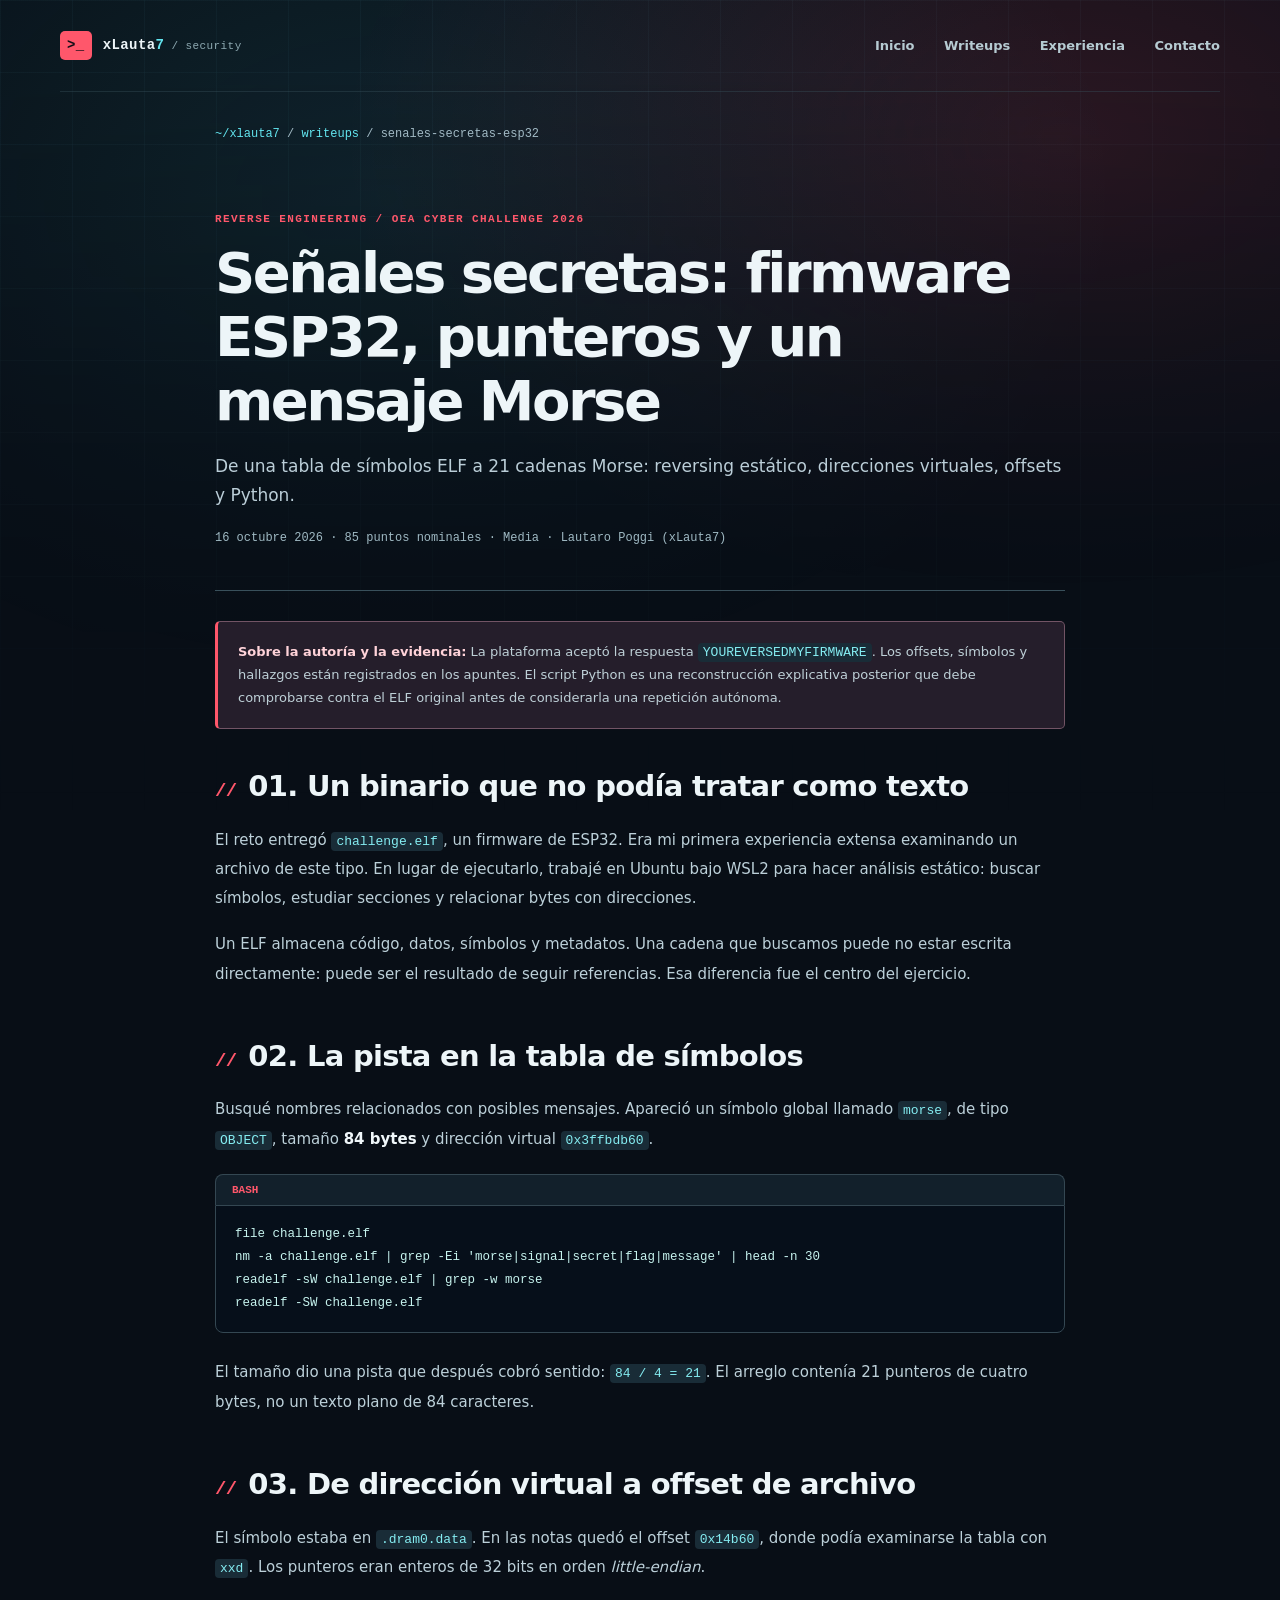
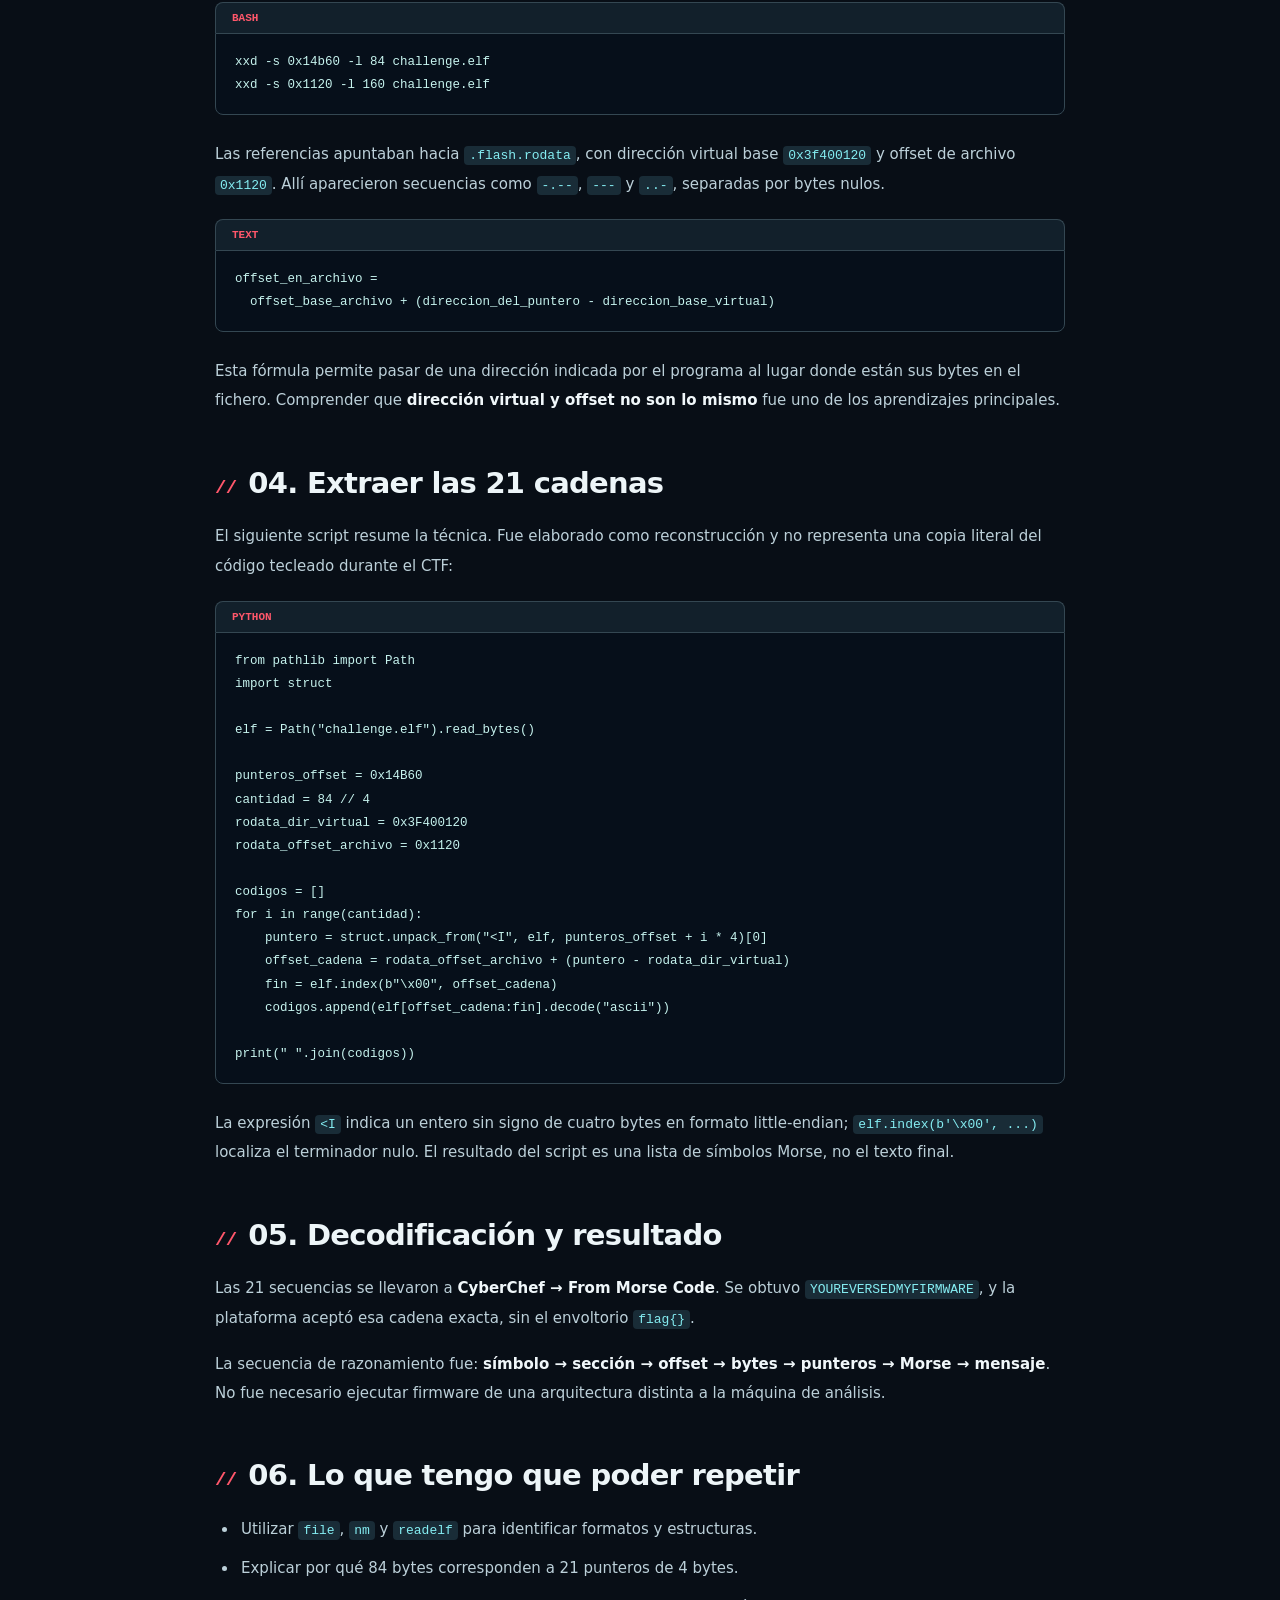
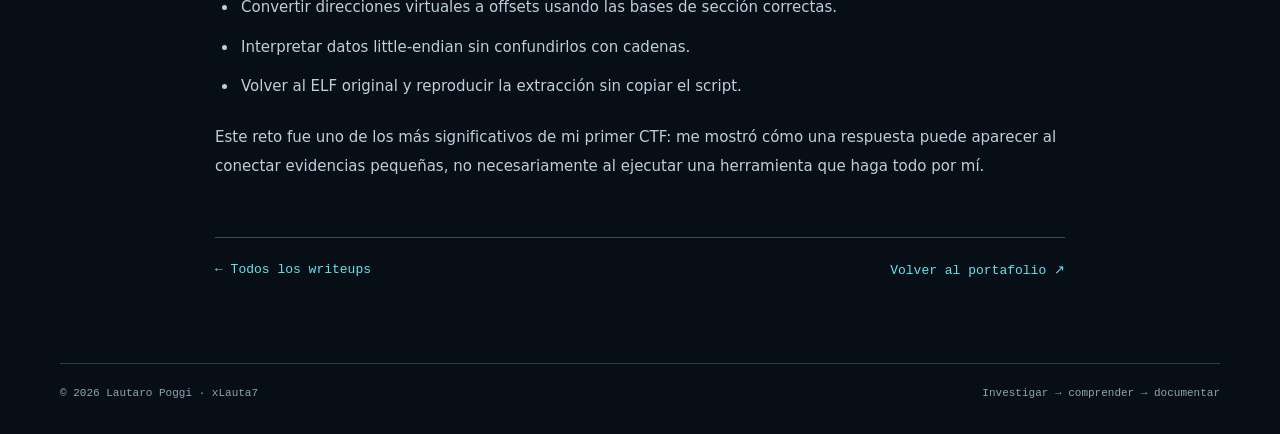
<file: blog/senales-secretas-esp32.html>
<!doctype html>
<html lang="es"><head><meta charset="utf-8"><meta name="viewport" content="width=device-width,initial-scale=1"><meta name="color-scheme" content="dark"><meta name="theme-color" content="#0a1018"><meta name="description" content="De una tabla de símbolos ELF a 21 cadenas Morse: reversing estático, direcciones virtuales, offsets y Python."><title>Señales secretas: firmware ESP32, punteros y un mensaje Morse | xLauta7</title><link rel="icon" type="image/svg+xml" href="../favicon.svg"><link rel="stylesheet" href="../styles.css"></head>
<body><a class="skip-link" href="#contenido">Saltar al contenido</a><div class="background-grid" aria-hidden="true"></div>
<header class="site-header wrap"><a class="logo" href="../index.html"><span class="logo-icon">&gt;_</span><span>xLauta<span class="logo-muted">7</span><span class="logo-suffix"> / security</span></span></a><nav aria-label="Navegación principal"><a href="../index.html">Inicio</a><a href="index.html">Writeups</a><a href="../index.html#experiencia">Experiencia</a><a href="../index.html#contacto">Contacto</a></nav></header>
<main id="contenido"><article class="article-layout"><p class="blog-breadcrumb"><a href="../index.html">~/xlauta7</a> / <a href="index.html">writeups</a> / senales-secretas-esp32</p><header class="article-header"><p class="section-index">REVERSE ENGINEERING / OEA CYBER CHALLENGE 2026</p><h1>Señales secretas: firmware ESP32, punteros y un mensaje Morse</h1><p class="article-deck">De una tabla de símbolos ELF a 21 cadenas Morse: reversing estático, direcciones virtuales, offsets y Python.</p><p class="blog-meta">16 octubre 2026 · 85 puntos nominales · Media · Lautaro Poggi (xLauta7)</p></header><div class="article-notice"><strong>Sobre la autoría y la evidencia:</strong> La plataforma aceptó la respuesta <code>YOUREVERSEDMYFIRMWARE</code>. Los offsets, símbolos y hallazgos están registrados en los apuntes. El script Python es una reconstrucción explicativa posterior que debe comprobarse contra el ELF original antes de considerarla una repetición autónoma.</div><div class="article-content"><section id="contexto"><h2>01. Un binario que no podía tratar como texto</h2><p>El reto entregó <code>challenge.elf</code>, un firmware de ESP32. Era mi primera experiencia extensa examinando un archivo de este tipo. En lugar de ejecutarlo, trabajé en Ubuntu bajo WSL2 para hacer análisis estático: buscar símbolos, estudiar secciones y relacionar bytes con direcciones.</p><p>Un ELF almacena código, datos, símbolos y metadatos. Una cadena que buscamos puede no estar escrita directamente: puede ser el resultado de seguir referencias. Esa diferencia fue el centro del ejercicio.</p></section><section id="simbolos"><h2>02. La pista en la tabla de símbolos</h2><p>Busqué nombres relacionados con posibles mensajes. Apareció un símbolo global llamado <code>morse</code>, de tipo <code>OBJECT</code>, tamaño <strong>84 bytes</strong> y dirección virtual <code>0x3ffbdb60</code>.</p><div class="code-label">bash</div><pre><code>file challenge.elf
nm -a challenge.elf | grep -Ei 'morse|signal|secret|flag|message' | head -n 30
readelf -sW challenge.elf | grep -w morse
readelf -SW challenge.elf</code></pre><p>El tamaño dio una pista que después cobró sentido: <code>84 / 4 = 21</code>. El arreglo contenía 21 punteros de cuatro bytes, no un texto plano de 84 caracteres.</p></section><section id="offsets"><h2>03. De dirección virtual a offset de archivo</h2><p>El símbolo estaba en <code>.dram0.data</code>. En las notas quedó el offset <code>0x14b60</code>, donde podía examinarse la tabla con <code>xxd</code>. Los punteros eran enteros de 32 bits en orden <em>little-endian</em>.</p><div class="code-label">bash</div><pre><code>xxd -s 0x14b60 -l 84 challenge.elf
xxd -s 0x1120 -l 160 challenge.elf</code></pre><p>Las referencias apuntaban hacia <code>.flash.rodata</code>, con dirección virtual base <code>0x3f400120</code> y offset de archivo <code>0x1120</code>. Allí aparecieron secuencias como <code>-.--</code>, <code>---</code> y <code>..-</code>, separadas por bytes nulos.</p><div class="code-label">text</div><pre><code>offset_en_archivo =
  offset_base_archivo + (direccion_del_puntero - direccion_base_virtual)</code></pre><p>Esta fórmula permite pasar de una dirección indicada por el programa al lugar donde están sus bytes en el fichero. Comprender que <strong>dirección virtual y offset no son lo mismo</strong> fue uno de los aprendizajes principales.</p></section><section id="python"><h2>04. Extraer las 21 cadenas</h2><p>El siguiente script resume la técnica. Fue elaborado como reconstrucción y no representa una copia literal del código tecleado durante el CTF:</p><div class="code-label">python</div><pre><code>from pathlib import Path
import struct

elf = Path("challenge.elf").read_bytes()

punteros_offset = 0x14B60
cantidad = 84 // 4
rodata_dir_virtual = 0x3F400120
rodata_offset_archivo = 0x1120

codigos = []
for i in range(cantidad):
    puntero = struct.unpack_from("&lt;I", elf, punteros_offset + i * 4)[0]
    offset_cadena = rodata_offset_archivo + (puntero - rodata_dir_virtual)
    fin = elf.index(b"\x00", offset_cadena)
    codigos.append(elf[offset_cadena:fin].decode("ascii"))

print(" ".join(codigos))</code></pre><p>La expresión <code>&lt;I</code> indica un entero sin signo de cuatro bytes en formato little-endian; <code>elf.index(b'\x00', ...)</code> localiza el terminador nulo. El resultado del script es una lista de símbolos Morse, no el texto final.</p></section><section id="resultado"><h2>05. Decodificación y resultado</h2><p>Las 21 secuencias se llevaron a <strong>CyberChef → From Morse Code</strong>. Se obtuvo <code>YOUREVERSEDMYFIRMWARE</code>, y la plataforma aceptó esa cadena exacta, sin el envoltorio <code>flag{}</code>.</p><p>La secuencia de razonamiento fue: <strong>símbolo → sección → offset → bytes → punteros → Morse → mensaje</strong>. No fue necesario ejecutar firmware de una arquitectura distinta a la máquina de análisis.</p></section><section id="lecciones"><h2>06. Lo que tengo que poder repetir</h2><ul><li>Utilizar <code>file</code>, <code>nm</code> y <code>readelf</code> para identificar formatos y estructuras.</li><li>Explicar por qué 84 bytes corresponden a 21 punteros de 4 bytes.</li><li>Convertir direcciones virtuales a offsets usando las bases de sección correctas.</li><li>Interpretar datos little-endian sin confundirlos con cadenas.</li><li>Volver al ELF original y reproducir la extracción sin copiar el script.</li></ul><p>Este reto fue uno de los más significativos de mi primer CTF: me mostró cómo una respuesta puede aparecer al conectar evidencias pequeñas, no necesariamente al ejecutar una herramienta que haga todo por mí.</p></section></div><div class="article-end"><a href="index.html">← Todos los writeups</a><a href="../index.html">Volver al portafolio ↗</a></div></article></main><footer class="wrap site-footer"><span>© <span id="year">2026</span> Lautaro Poggi · xLauta7</span><span>Investigar → comprender → documentar</span></footer><script src="../script.js" defer></script></body></html>
</file>
<file: styles.css>
:root {
  --bg:#071017; --bg2:#0a1720; --surface:#101f28; --border:#25404b;
  --text:#e9f5f3; --muted:#a3b8c2; --accent:#85edcf; --accent2:#6ebfcf;
  --mono:ui-monospace,SFMono-Regular,Consolas,"Liberation Mono",monospace;
  --sans:Inter,ui-sans-serif,system-ui,-apple-system,BlinkMacSystemFont,"Segoe UI",sans-serif;
}
* { box-sizing: border-box; }
html { scroll-behavior: smooth; }
body { margin:0; background:var(--bg); color:var(--text); font-family:var(--sans); line-height:1.65; }
a { color:inherit; text-decoration:none; }
a:focus-visible { outline:3px solid var(--accent); outline-offset:5px; border-radius:3px; }
::selection { background:#85edcf; color:#071017; }
.background-grid { position:absolute; z-index:-1; inset:0 0 auto; height:820px; pointer-events:none; background:radial-gradient(ellipse at 70% 15%,#174c4c68,transparent 52%),linear-gradient(#17323b35 1px, transparent 1px),linear-gradient(90deg,#17323b35 1px,transparent 1px); background-size:auto,72px 72px,72px 72px; mask-image:linear-gradient(to bottom,#000 8%,transparent 100%); }
.wrap { width:min(1160px,calc(100% - 48px)); margin-inline:auto; }
.skip-link { position:absolute; top:-80px; left:20px; padding:10px 16px; background:var(--accent); color:#071017; z-index:100; }
.skip-link:focus { top:10px; }
.site-header { min-height:92px; display:flex; justify-content:space-between; align-items:center; gap:24px; border-bottom:1px solid #37515b66; }
.logo { font-family:var(--mono); font-weight:750; font-size:14px; letter-spacing:.03em; display:inline-flex; gap:11px; align-items:center; white-space:nowrap; }
.logo-icon { display:grid; place-items:center; background:var(--accent); color:#041218; padding:3px 7px; border-radius:5px; font-size:14px; }
.logo-muted { color:var(--accent); }
.site-header nav { display:flex; flex-wrap:wrap; gap:clamp(12px,2.3vw,30px); font-size:13px; font-weight:600; color:#b6cbd2; }
.site-header nav a:hover { color:var(--accent); }
.hero { min-height:680px; display:grid; align-items:center; grid-template-columns:1.1fr .9fr; gap:7%; padding-top:65px; padding-bottom:105px; }
.eyebrow,.section-index,.card-id { font:600 11px/1.5 var(--mono); letter-spacing:.13em; color:var(--accent); }
.eyebrow { display:flex; align-items:center; gap:9px; margin-bottom:22px; }
.status-dot { height:7px; width:7px; border-radius:50%; background:var(--accent); box-shadow:0 0 0 5px #85edcf20; }
h1,h2,h3,p { margin-top:0; }
h1 { font-size:clamp(42px,4.6vw,66px); font-weight:760; line-height:1.13; letter-spacing:-.055em; margin-bottom:28px; }
h1 em { color:var(--accent); font-style:normal; }
.accent { color:var(--accent); }
.lead { color:#bed1d7; font-size:16px; max-width:595px; line-height:1.9; }
.actions { display:flex; gap:12px; flex-wrap:wrap; margin:34px 0 22px; }
.button { display:inline-flex; align-items:center; justify-content:center; gap:12px; border-radius:6px; padding:12px 18px; font-size:13px; font-weight:750; transition:transform .15s,background .15s; }
.button:hover { transform:translateY(-2px); }
.button-primary { background:var(--accent); color:#071017; }
.button-primary:hover { background:#b1ffea; }
.button-secondary { border:1px solid #385662; background:#11232a; color:#e0eeee; }
.button-secondary:hover { background:#17323a; }
.hero-footnote { color:#7f9ba6; font-size:12px; max-width:465px; }
.terminal { background:#0b171edc; border:1px solid #42606a; border-radius:12px; overflow:hidden; box-shadow:0 28px 70px #0007,0 0 0 6px #c8fff207; transform:rotate(1deg); }
.terminal-bar { display:flex; align-items:center; justify-content:space-between; gap:8px; border-bottom:1px solid #2b454e; padding:12px 15px; color:#9bb2bb; font:11px var(--mono); }
.dots { display:flex; gap:6px; }.dots i { width:8px;height:8px;border-radius:50%;background:#cc7770; }.dots i:nth-child(2){background:#deb268}.dots i:nth-child(3){background:#8cbe9e}
.terminal-mark { color:var(--accent); }
.terminal-content { padding:26px 25px 12px; font:12px/1.85 var(--mono); overflow-wrap:anywhere; }
.terminal-content p { margin:0 0 10px; }
.terminal-content .prompt { color:#83eecf; }
.terminal-answer { color:#b5cdd4; padding-left:10px; margin-bottom:24px!important; }
.cursor { color:var(--accent); }
.terminal-bottom { padding:11px 16px; border-top:1px solid #253d46; background:#0f2028; font:9px var(--mono); color:#77939c; letter-spacing:.07em; }
.section { padding-top:70px; padding-bottom:80px; border-top:1px solid #29414b; scroll-margin-top:25px; }
.section-heading { margin-bottom:32px; max-width:700px; }
.section-heading h2,.contact-inner h2 { margin:13px 0 15px; font-size:clamp(27px,3vw,39px); line-height:1.24; letter-spacing:-.04em; }
.section-heading p { color:var(--muted); font-size:15px; }
.about-grid { display:grid; grid-template-columns:1fr 1fr; gap:9%; }
.about-grid > div:first-child p { max-width:560px; color:#bdcfd6; margin-bottom:19px; font-size:15px; }
.facts { border:1px solid var(--border); border-radius:9px; background:linear-gradient(160deg,#122630,#0e1c24); overflow:hidden; }
.facts > div { display:flex; flex-direction:column; padding:16px 23px; border-bottom:1px solid #29424a; }
.facts > div:last-child { border:0; }
.facts span { color:var(--accent); font:10px var(--mono); letter-spacing:.06em; text-transform:uppercase; }
.facts strong { font-size:15px; margin-top:4px; }.facts small { color:#9cb5be; font-size:12px; }
.project-grid { display:grid;grid-template-columns:repeat(2,minmax(0,1fr)); gap:20px; }
.project-card { min-height:360px; padding:25px; border:1px solid #28454e; border-radius:10px; background:linear-gradient(145deg,#11242b,#0b171e); display:flex; flex-direction:column; }
.project-card.featured { border-color:#397e78; background:linear-gradient(145deg,#163a37,#10242b 65%); }
.card-top { display:flex;justify-content:space-between;gap:10px;align-items:center; }
.pill { font:11px var(--mono); padding:5px 9px; border:1px solid #4c6771; color:#bdd0d6; border-radius:99px; white-space:nowrap; }
.pill-progress { border-color:#3e917b; color:var(--accent); }
.project-icon { display:grid;place-items:center; width:44px;height:44px;border:1px solid #4b817d;border-radius:9px; color:var(--accent); font:22px var(--mono); margin:25px 0 16px; }
.project-card h3 {font-size:21px;line-height:1.3;letter-spacing:-.025em;margin-bottom:9px}
.project-card p {color:#afc7ce; font-size:14px; line-height:1.7; }
.chips {display:flex; gap:7px; flex-wrap:wrap; margin-top:auto;padding-top:10px; }
.chips span {font:11px var(--mono); border:1px solid #31505a; border-radius:4px; color:#b4d7d0; padding:5px 8px;}
.project-card .card-note {font:11px/1.6 var(--mono);margin-top:18px;margin-bottom:0;color:#7dada6;}
.experience-grid { display:grid;grid-template-columns:repeat(3,minmax(0,1fr));gap:18px; }
.experience-item { padding:21px 21px 20px; border-left:2px solid #63bba6; background:#12222a; }
.experience-number { font:700 26px var(--mono); color:var(--accent); }
.experience-item h3 { margin:18px 0 8px;font-size:17px;line-height:1.4; }
.experience-item p {margin:0; font-size:13px; color:#a8bfc8; }
.contact-section { padding:65px 30px; background:linear-gradient(110deg,#173a38,#112830 65%,#0e2028);border:1px solid #3a7069;border-radius:12px;margin-top:40px;margin-bottom:65px;scroll-margin-top:35px; }
.contact-inner {display:grid;grid-template-columns:1.4fr .6fr;gap:35px;align-items:center}.contact-inner h2 {max-width:520px}.contact-inner p {color:#b5cbc9;max-width:500px;font-size:14px}
.contact-links { display:flex;flex-direction:column;gap:8px; }.contact-links span { border-bottom:1px solid #426964; padding:9px 0; font-weight:700; font-size:14px; }.contact-links small {display:block;color:#94b4b2;font-size:11px;font-weight:400}
.site-footer { padding:23px 0 35px; border-top:1px solid #25434c;display:flex;justify-content:space-between;gap:20px;color:#8ca6b0;font:11px var(--mono); }
@media (max-width:890px) { .hero { grid-template-columns:1fr; gap:30px; min-height:auto; padding-top:75px; padding-bottom:80px; }.terminal {max-width:550px;transform:none}.hero h1 {max-width:700px}.about-grid,.contact-inner {grid-template-columns:1fr;gap:25px}.experience-grid {grid-template-columns:1fr 1fr} }
@media (max-width:620px) { .wrap {width:min(100% - 32px,1160px)}.site-header {min-height:108px;align-items:flex-start;justify-content:center;flex-direction:column;gap:10px;padding:14px 0}.site-header nav {font-size:12px;gap:14px}.hero {padding-top:65px;padding-bottom:65px}.eyebrow {font-size:9px}.hero h1 {font-size:clamp(35px,9vw,52px)}.lead {font-size:14px}.project-grid,.experience-grid {grid-template-columns:1fr}.section {padding:55px 0}.contact-section {padding:30px 20px}.site-footer {flex-direction:column;gap:7px}.terminal-content {padding:20px 14px;font-size:10px}.terminal-bottom {font-size:8px} }
@media (prefers-reduced-motion: reduce) {html {scroll-behavior:auto}.button {transition:none}.button:hover{transform:none}}
/* xLauta7 — ajustes de identidad y presentación v1.0 */
.logo-suffix { color:#8eaab2; font-size:11px; font-weight:500; }
.intro-label { color:#adc0c7; font:700 12px/1.5 var(--mono); letter-spacing:.2em; margin-bottom:17px; }
.intro-label span { color:var(--accent); margin:0 5px; }
.hero h1 { font-size:clamp(35px,4.3vw,58px); line-height:1.17; }
.lead strong { color:var(--text); font-weight:700; }
.about-grid strong { color:var(--text); }
.mini-tags { display:flex; flex-wrap:wrap; gap:6px; margin-top:18px; }
.mini-tags span { font:10px var(--mono); color:#b3dad4; border:1px solid #31505a; border-radius:4px; padding:4px 7px; }
.experience-item { display:flex; flex-direction:column; }
.experience-item .mini-tags { margin-top:auto; padding-top:18px; }
.content-panel { display:grid; grid-template-columns:1.25fr .75fr; align-items:center; gap:40px; padding:36px; border:1px solid #315560; border-radius:12px; background:linear-gradient(135deg,#12252c,#0c1922); }
.content-panel h2 { font-size:clamp(25px,3vw,37px); letter-spacing:-.035em; line-height:1.25; margin:13px 0; }
.content-panel p { max-width:600px; color:#afc8ce; font-size:14px; margin-bottom:24px; }
.content-handle { border:1px solid #376f6a; border-radius:13px; background:radial-gradient(circle at 85% 20%,#24595466,transparent 55%),#0a1820; min-height:220px; display:flex; flex-direction:column; justify-content:center; align-items:flex-start; padding:30px; gap:8px; }
.handle-icon { display:grid;place-items:center; width:43px;height:43px;border-radius:9px;background:var(--accent);color:#06151b;font:800 22px var(--mono); }
.content-handle strong { font:700 clamp(20px,2.5vw,30px) var(--mono); overflow-wrap:anywhere; }
.content-handle > span:last-child { color:#9ab9bd; font:11px/1.6 var(--mono); }
.contact-links a, .contact-links .pending-link { display:block; border-bottom:1px solid #426964; padding:9px 0; font-weight:700; font-size:14px; }
.contact-links a:hover { color:var(--accent); }
.contact-links small { display:block;color:#94b4b2;font-size:11px;font-weight:400; }
.contact-links .pending-link { color:#b1c9c7; }
@media (max-width:890px) { .content-panel { grid-template-columns:1fr; gap:25px; }.content-handle { min-height:160px; } }
@media (max-width:620px) { .logo-suffix { display:none; }.hero h1 { font-size:clamp(32px,8vw,44px); }.content-panel {padding:23px 20px}.content-handle { padding:22px; }.intro-label{font-size:10px} }


/* xLauta7 v1.1 — rojo + cian. Interfaz oscura, editorial técnico. */
:root { --bg:#080e16; --bg2:#0d1722; --surface:#14212a; --border:#354854; --text:#edf5f8; --muted:#a9becb; --accent:#62e5ef; --accent2:#ff596c; --red:#ff576b; }
body {background-color:var(--bg);}
.background-grid { background:radial-gradient(ellipse at 83% 17%,#ff4e6b25,transparent 48%),radial-gradient(ellipse at 30% 24%,#4de5f51b,transparent 58%),linear-gradient(#22404c27 1px,transparent 1px),linear-gradient(90deg,#22404c27 1px,transparent 1px);background-size:auto,auto,72px 72px,72px 72px; }
.logo-icon,.handle-icon { background:var(--red);color:#140e17; }
.logo-muted, .terminal-content .prompt,.terminal-mark,.cursor { color:var(--accent); }
.eyebrow,.section-index,.card-id {color:var(--red);}
.status-dot { background:var(--red);box-shadow:0 0 0 5px #ff576b23; }
.hero h1 .accent {color:var(--red);}
.intro-label span {color:var(--red);}
.button-primary {background:var(--red);color:#180c13;}
.button-primary:hover {background:#ff8595;}
.button-secondary:hover {border-color:var(--accent);}
.terminal {border-color:#4e5365;box-shadow:0 25px 70px #0008,0 0 0 6px #ff576b09;}
.terminal-content .terminal-answer {color:#c2d7dc;}
.project-card.featured { border-color:#a45467;background:linear-gradient(145deg,#311c2b,#13242b 72%); }
.pill-progress {border-color:#c65468;color:#ff8b9c;}
.experience-item {border-left-color:var(--red);}
.contact-section {border-color:#804f63;background:linear-gradient(120deg,#2f182a,#142732 65%,#0e202d);}
.content-panel {border-color:#6a4a5b;background:linear-gradient(130deg,#291927,#0f2029 70%);}
.content-handle {border-color:#82445c;background:radial-gradient(circle at 85% 20%,#ff576b20,transparent 60%),#0a1820;}
.site-header nav a[aria-current="page"] {color:var(--red);}
::selection {background:var(--red);color:#10131c;}
/* Home: ventana Research */
.research-intro {display:flex;justify-content:space-between;align-items:flex-end;gap:22px;flex-wrap:wrap;margin-bottom:26px;}
.research-intro .section-heading {margin-bottom:0;}
.research-grid {display:grid;grid-template-columns:repeat(2,minmax(0,1fr));gap:14px;}
.research-tile {padding:23px;border:1px solid #364d5b;border-radius:9px;background:linear-gradient(145deg,#182430,#111c27);transition:border-color .2s,transform .2s;}
.research-tile:hover {border-color:var(--red);transform:translateY(-2px);}
.research-meta {display:flex;flex-wrap:wrap;justify-content:space-between;gap:10px;font:11px var(--mono);letter-spacing:.05em;color:var(--red);}
.research-tile h3 {font-size:20px;line-height:1.35;margin:15px 0 9px;}
.research-tile p {font-size:13px;line-height:1.75;color:#adc2ce;margin:0;}
.research-link {display:inline-block;margin-top:22px;color:var(--accent);font:700 12px var(--mono);}
.research-aside {font-size:12px;color:#93aeba;margin-top:20px;}
/* Blog / Artículos */
.blog-wrap {width:min(1020px,calc(100% - 44px));margin:0 auto;padding:15px 0 80px;}
.blog-breadcrumb {font:12px/1.8 var(--mono);color:#a1b9c4;margin:20px 0;}
.blog-breadcrumb a {color:var(--accent);}
.blog-intro {padding:52px 0 28px;}
.blog-intro h1 {font-size:clamp(35px,5.6vw,63px);line-height:1.13;letter-spacing:-.055em;margin:15px 0 24px;}
.blog-intro h1 .accent {color:var(--red);}
.blog-intro p:not(.section-index) {max-width:860px;color:#bacfd7;font-size:16px;line-height:1.9;}
.blog-summary {display:grid;grid-template-columns:repeat(3,minmax(0,1fr));gap:12px;margin:16px 0 30px;}
.blog-summary>div {border:1px solid #38505c;border-top:2px solid var(--red);background:#111e2a;padding:18px;display:flex;flex-direction:column;gap:4px;border-radius:6px;}
.blog-summary strong {font:700 27px var(--mono);color:var(--accent);}
.blog-summary span {color:#9bb4c1;font-size:12px;}
.blog-list {display:grid;grid-template-columns:repeat(2,minmax(0,1fr));gap:16px;margin-bottom:30px;}
.blog-card {border:1px solid #365160;border-radius:10px;padding:28px 25px;background:linear-gradient(150deg,#162532,#0d1924);display:flex;flex-direction:column;min-height:270px;transition:transform .2s,border-color .2s;}
.blog-card:hover {transform:translateY(-3px);border-color:var(--red);}
.blog-card-head {display:flex;justify-content:space-between;gap:10px;flex-wrap:wrap;color:var(--red);font:700 11px var(--mono);}
.blog-card h2 {font-size:22px;line-height:1.28;letter-spacing:-.02em;margin:17px 0 12px;}
.blog-card p {color:#b4c7d0;font-size:14px;line-height:1.7;margin-bottom:18px;}
.blog-read {margin-top:auto;color:var(--accent);font:700 12px var(--mono);}
.blog-footnote {font-size:13px;color:#a2b7c2;margin:24px 0;}
.blog-end,.article-end {display:flex;justify-content:space-between;gap:20px;flex-wrap:wrap;margin-top:26px;color:var(--accent);font:13px var(--mono);}
.article-layout {width:min(850px,calc(100% - 44px));margin:0 auto;padding:12px 0 85px;}
.article-header {padding:45px 0 28px;border-bottom:1px solid #39505b;}
.article-header h1 {font-size:clamp(32px,4.7vw,56px);line-height:1.14;letter-spacing:-.045em;margin:14px 0 19px;}
.article-deck {font-size:17px;line-height:1.75;color:#bbced8;}
.blog-meta {font:12px/1.8 var(--mono);color:#9fb9c3;}
.article-notice {margin:30px 0;padding:18px 20px;border:1px solid #725465;border-left:3px solid var(--red);background:#251e2b;color:#bed0d7;font-size:13px;line-height:1.8;border-radius:5px;}
.article-notice strong {color:#ffd3d9;}
.article-content section {margin:39px 0 49px;scroll-margin-top:26px;}
.article-content h2 {font-size:clamp(22px,3vw,29px);line-height:1.3;letter-spacing:-.025em;margin:0 0 20px;}
.article-content h2::before {content:"//";color:var(--red);font:700 19px var(--mono);margin-right:12px;}
.article-content p,.article-content li {color:#bcd0d9;line-height:1.95;font-size:15px;}
.article-content p {margin:0 0 17px;}
.article-content ul {padding-left:23px;margin:14px 0 22px;}
.article-content li {padding-left:3px;margin-bottom:10px;}
.article-content code:not(pre code),.article-notice code {font:13px/1.5 var(--mono);color:#85edf2;background:#192c37;padding:2px 5px;border-radius:4px;overflow-wrap:anywhere;}
.article-content strong {color:#f0f7fa;}
.article-content pre {background:#060f1a;border:1px solid #344752;border-radius:0 0 8px 8px;padding:17px 19px;margin:0 0 25px;overflow-x:auto;tab-size:4;max-width:100%;}
.article-content pre code {display:block;color:#c6f3ee;font:12.5px/1.85 var(--mono);white-space:pre;}
.code-label {display:block;margin:20px 0 0;padding:9px 16px;border:1px solid #344752;border-bottom:0;border-radius:8px 8px 0 0;color:var(--red);background:#12202b;font:700 11px var(--mono);text-transform:uppercase;}
.article-end {border-top:1px solid #39505b;padding-top:24px;margin-top:55px;}
.article-end a:hover,.blog-end a:hover,.blog-read:hover {color:#ff8a9a;}
@media(max-width:780px){.research-grid,.blog-list{grid-template-columns:1fr;}.blog-summary{gap:8px}.blog-summary>div{padding:13px}.blog-summary strong{font-size:22px}.article-layout,.blog-wrap{width:min(100% - 32px,1020px)}}
@media(max-width:520px){.research-tile{padding:20px}.blog-intro{padding:30px 0}.blog-summary{grid-template-columns:1fr}.blog-card{min-height:0;padding:23px 20px}.article-content p,.article-content li{font-size:14px}.article-content pre{padding:13px;font-size:11px}.article-header{padding-top:30px}.article-content h2::before{font-size:16px}}
@media(prefers-reduced-motion:reduce){.research-tile,.blog-card{transition:none}.research-tile:hover,.blog-card:hover{transform:none}}
</file>
